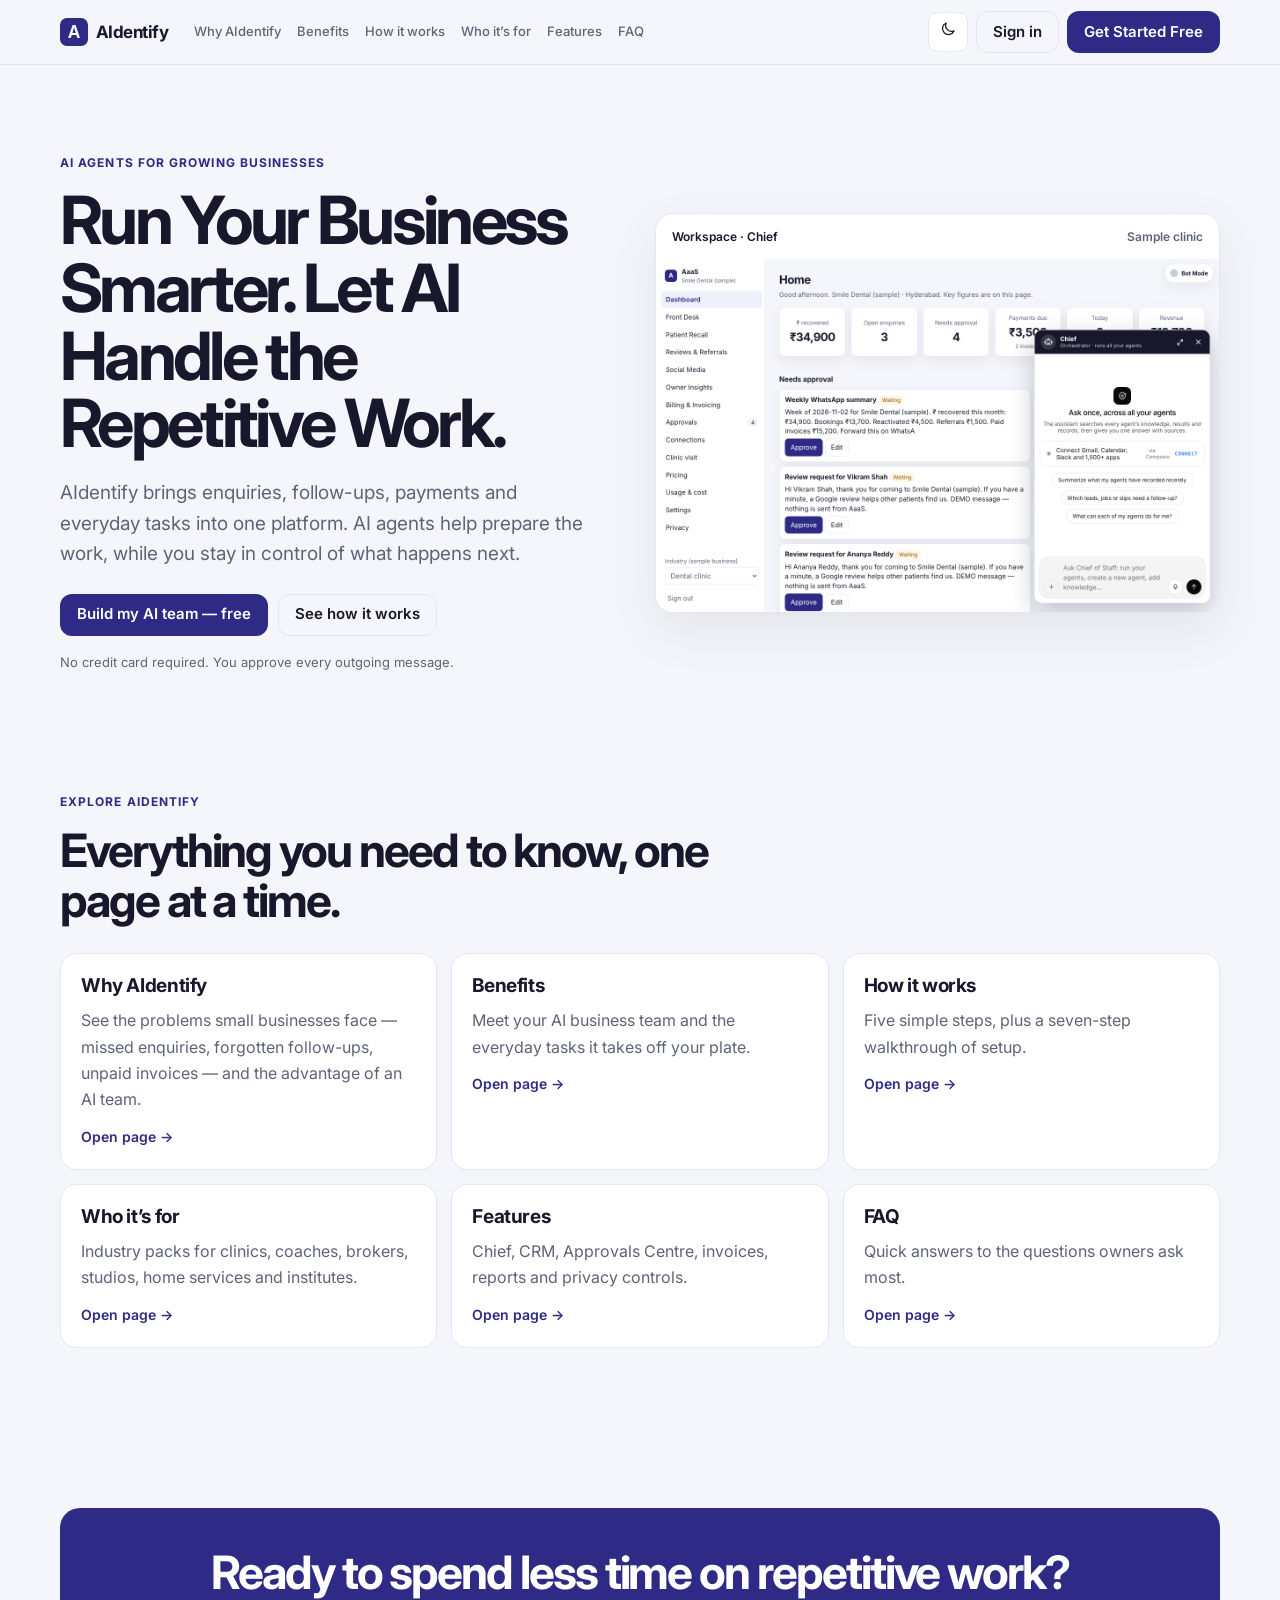
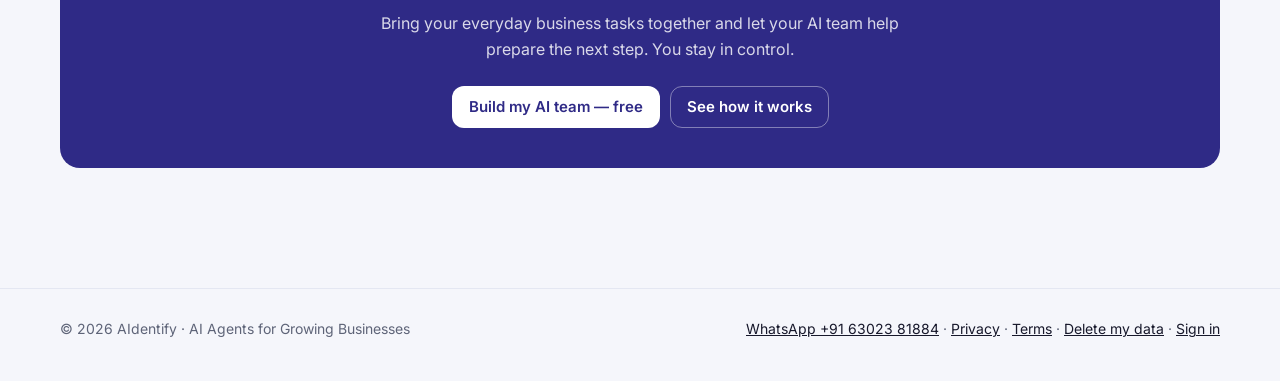
<file: index.html>
<!doctype html>
<html lang="en" data-theme="light">
<head>
<meta charset="utf-8">
<meta name="viewport" content="width=device-width,initial-scale=1,viewport-fit=cover">
<title>AIdentify — AI Agents for Growing Businesses</title>
<meta name="description" content="AIdentify helps small businesses manage enquiries, follow-ups and invoices with AI agents. Review and approve every outgoing draft.">
<meta name="theme-color" content="#f5f6fb">
<meta property="og:title" content="AIdentify — AI Agents for Growing Businesses">
<meta property="og:description" content="Manage enquiries, follow-ups and invoices with AI agents. Review and approve every outgoing draft.">
<meta property="og:type" content="website">
<meta name="twitter:card" content="summary">
<script>try{const t=localStorage.getItem('as_theme');if(t==='light'||t==='dark')document.documentElement.dataset.theme=t}catch(e){}</script>
<link rel="preconnect" href="https://fonts.googleapis.com">
<link rel="preconnect" href="https://fonts.gstatic.com" crossorigin>
<link rel="stylesheet" href="https://fonts.googleapis.com/css2?family=Inter:wght@400;500;600;700&display=swap">
<link rel="stylesheet" href="home.css">
</head>
<body>
<a class="skip" href="#main">Skip to content</a>
<header class="top">
  <div class="wrap">
    <a class="brand" href="index.html" aria-label="AIdentify home"><img src="brand/aidentify-logo.svg" width="28" height="28" alt=""> AIdentify</a>
    <nav class="nav" aria-label="Pages"><a href="why-aidentify.html">Why AIdentify</a><a href="benefits.html">Benefits</a><a href="how-it-works.html">How it works</a><a href="who-its-for.html">Who it’s for</a><a href="features.html">Features</a><a href="faq.html">FAQ</a></nav>
    <details class="mob">
      <summary>Menu</summary>
      <div class="sheet"><a href="why-aidentify.html">Why AIdentify</a><a href="benefits.html">Benefits</a><a href="how-it-works.html">How it works</a><a href="who-its-for.html">Who it’s for</a><a href="features.html">Features</a><a href="faq.html">FAQ</a><a href="get-started.html#signin">Sign in</a><a href="get-started.html">Get Started Free</a></div>
    </details>
    <div class="topacts">
      <button class="ib" id="themeBtn" type="button" aria-label="Switch to dark theme"></button>
      <a class="btn line" href="get-started.html#signin">Sign in</a>
      <a class="btn solid" href="get-started.html">Get Started Free</a>
    </div>
  </div>
</header>
<main id="main">
  <div class="wrap">
    <section class="hero">
      <div>
        <p class="eyebrow">AI Agents for Growing Businesses</p>
        <h1>Run Your Business Smarter. Let AI Handle the Repetitive Work.</h1>
        <p class="lead">AIdentify brings enquiries, follow-ups, payments and everyday tasks into one platform. AI agents help prepare the work, while you stay in control of what happens next.</p>
        <div class="heroacts">
          <a class="btn solid" href="get-started.html">Build my AI team — free</a>
          <a class="btn line" href="how-it-works.html">See how it works</a>
        </div>
        <p class="fine">No credit card required. You approve every outgoing message.</p>
      </div>
      <figure class="shot">
        <figcaption><span>Workspace · Chief</span><span>Sample clinic</span></figcaption>
        <img src="assets/landing/chief.png" width="1280" height="800" alt="Chief chat open over the home screen of the sample dental clinic, with suggested questions and drafts waiting for approval.">
      </figure>
    </section>
  </div>

  <section class="sec"><div class="wrap">
    <p class="eyebrow">Explore AIdentify</p>
    <h2>Everything you need to know, one page at a time.</h2>
    <div class="grid g3" style="margin-top:28px"><a class="card navcard" href="why-aidentify.html"><h3>Why AIdentify</h3><p>See the problems small businesses face — missed enquiries, forgotten follow-ups, unpaid invoices — and the advantage of an AI team.</p><span class="more">Open page →</span></a><a class="card navcard" href="benefits.html"><h3>Benefits</h3><p>Meet your AI business team and the everyday tasks it takes off your plate.</p><span class="more">Open page →</span></a><a class="card navcard" href="how-it-works.html"><h3>How it works</h3><p>Five simple steps, plus a seven-step walkthrough of setup.</p><span class="more">Open page →</span></a><a class="card navcard" href="who-its-for.html"><h3>Who it’s for</h3><p>Industry packs for clinics, coaches, brokers, studios, home services and institutes.</p><span class="more">Open page →</span></a><a class="card navcard" href="features.html"><h3>Features</h3><p>Chief, CRM, Approvals Centre, invoices, reports and privacy controls.</p><span class="more">Open page →</span></a><a class="card navcard" href="faq.html"><h3>FAQ</h3><p>Quick answers to the questions owners ask most.</p><span class="more">Open page →</span></a></div>
  </div></section>
  <section class="sec"><div class="wrap"><div class="cta">
    <h2>Ready to spend less time on repetitive work?</h2>
    <p>Bring your everyday business tasks together and let your AI team help prepare the next step. You stay in control.</p>
    <div class="heroacts"><a class="btn solid" href="get-started.html">Build my AI team — free</a><a class="btn line" href="how-it-works.html">See how it works</a></div>
  </div></div></section>
</main>
<footer>
  <div class="wrap">
    <span>© 2026 AIdentify · AI Agents for Growing Businesses</span>
    <span><a href="https://wa.me/916302381884">WhatsApp +91 63023 81884</a> · <a href="privacy.html">Privacy</a> · <a href="terms.html">Terms</a> · <a href="deletion.html">Delete my data</a> · <a href="get-started.html#signin">Sign in</a></span>
  </div>
</footer>
<script src="home.js"></script>
</body>
</html>
</file>
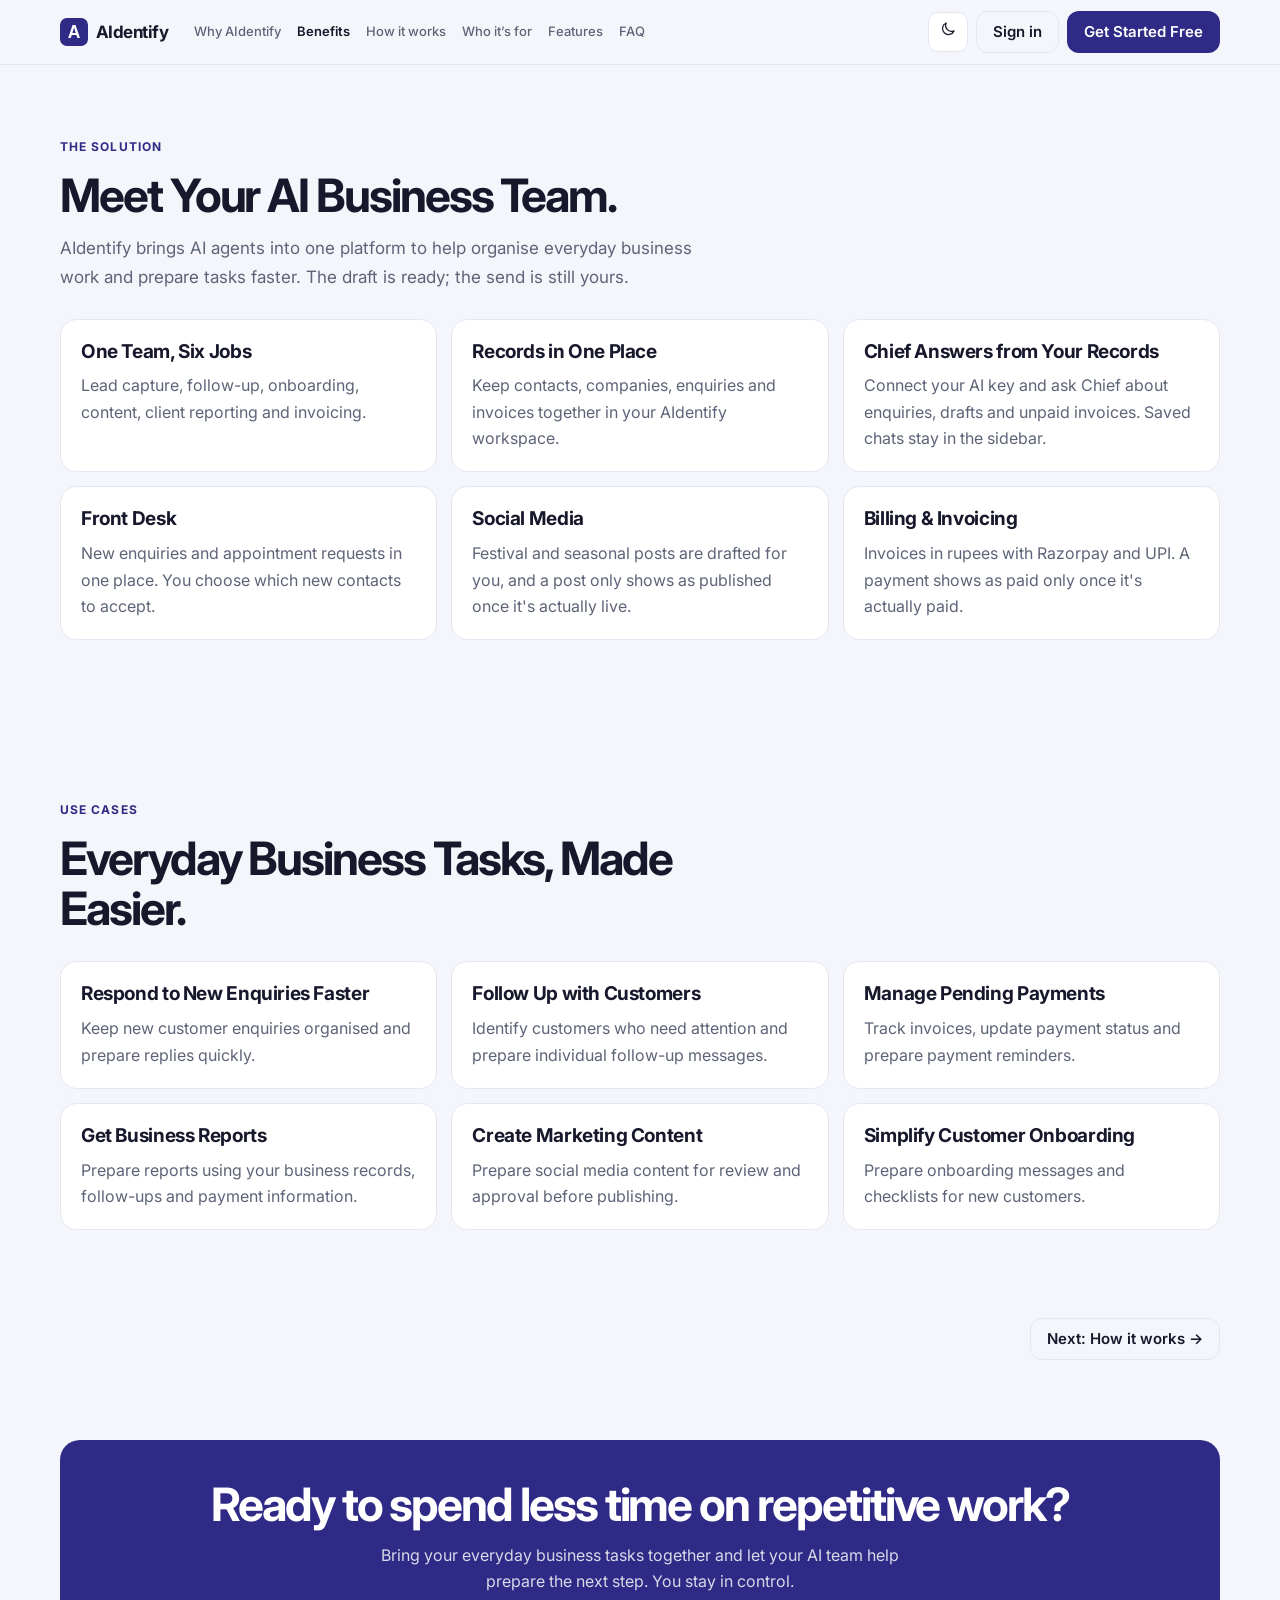
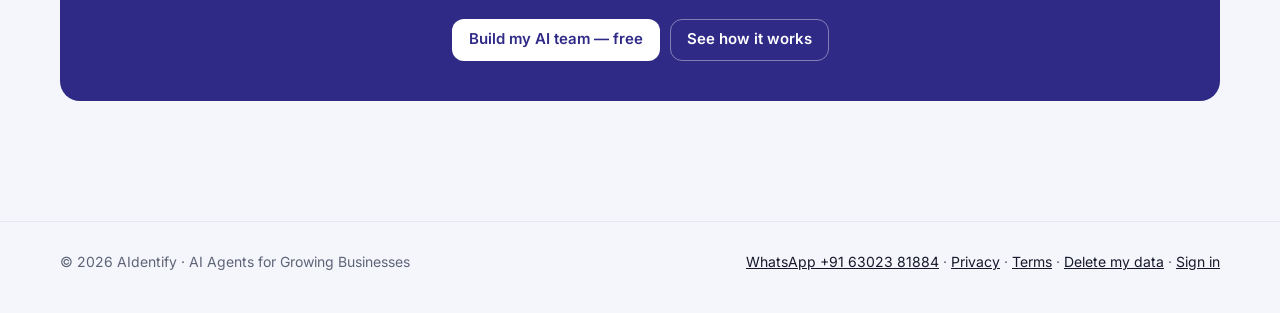
<file: benefits.html>
<!doctype html>
<html lang="en" data-theme="light">
<head>
<meta charset="utf-8">
<meta name="viewport" content="width=device-width,initial-scale=1,viewport-fit=cover">
<title>Benefits — AIdentify</title>
<meta name="description" content="Meet your AI business team and the everyday tasks it makes easier.">
<meta name="theme-color" content="#f5f6fb">
<meta property="og:title" content="AIdentify — AI Agents for Growing Businesses">
<meta property="og:description" content="Manage enquiries, follow-ups and invoices with AI agents. Review and approve every outgoing draft.">
<meta property="og:type" content="website">
<meta name="twitter:card" content="summary">
<script>try{const t=localStorage.getItem('as_theme');if(t==='light'||t==='dark')document.documentElement.dataset.theme=t}catch(e){}</script>
<link rel="preconnect" href="https://fonts.googleapis.com">
<link rel="preconnect" href="https://fonts.gstatic.com" crossorigin>
<link rel="stylesheet" href="https://fonts.googleapis.com/css2?family=Inter:wght@400;500;600;700&display=swap">
<link rel="stylesheet" href="home.css">
</head>
<body>
<a class="skip" href="#main">Skip to content</a>
<header class="top">
  <div class="wrap">
    <a class="brand" href="index.html" aria-label="AIdentify home"><img src="brand/aidentify-logo.svg" width="28" height="28" alt=""> AIdentify</a>
    <nav class="nav" aria-label="Pages"><a href="why-aidentify.html">Why AIdentify</a><a href="benefits.html" aria-current="page">Benefits</a><a href="how-it-works.html">How it works</a><a href="who-its-for.html">Who it’s for</a><a href="features.html">Features</a><a href="faq.html">FAQ</a></nav>
    <details class="mob">
      <summary>Menu</summary>
      <div class="sheet"><a href="why-aidentify.html">Why AIdentify</a><a href="benefits.html">Benefits</a><a href="how-it-works.html">How it works</a><a href="who-its-for.html">Who it’s for</a><a href="features.html">Features</a><a href="faq.html">FAQ</a><a href="get-started.html#signin">Sign in</a><a href="get-started.html">Get Started Free</a></div>
    </details>
    <div class="topacts">
      <button class="ib" id="themeBtn" type="button" aria-label="Switch to dark theme"></button>
      <a class="btn line" href="get-started.html#signin">Sign in</a>
      <a class="btn solid" href="get-started.html">Get Started Free</a>
    </div>
  </div>
</header>
<main id="main">
  <section class="sec pagehead" id="benefits">
    <div class="wrap">
      <p class="eyebrow">The solution</p>
      <h2>Meet Your AI Business Team.</h2>
      <p class="dek">AIdentify brings AI agents into one platform to help organise everyday business work and prepare tasks faster. The draft is ready; the send is still yours.</p>
      <div class="grid g3">
        <article class="card"><h3>One Team, Six Jobs</h3><p>Lead capture, follow-up, onboarding, content, client reporting and invoicing.</p></article>
        <article class="card"><h3>Records in One Place</h3><p>Keep contacts, companies, enquiries and invoices together in your AIdentify workspace.</p></article>
        <article class="card"><h3>Chief Answers from Your Records</h3><p>Connect your AI key and ask Chief about enquiries, drafts and unpaid invoices. Saved chats stay in the sidebar.</p></article>
        <article class="card"><h3>Front Desk</h3><p>New enquiries and appointment requests in one place. You choose which new contacts to accept.</p></article>
        <article class="card"><h3>Social Media</h3><p>Festival and seasonal posts are drafted for you, and a post only shows as published once it's actually live.</p></article>
        <article class="card"><h3>Billing &amp; Invoicing</h3><p>Invoices in rupees with Razorpay and UPI. A payment shows as paid only once it's actually paid.</p></article>

      </div>
    </div>
  </section>
  <section class="sec" id="uses">
    <div class="wrap">
      <p class="eyebrow">Use cases</p>
      <h2>Everyday Business Tasks, Made Easier.</h2>
      <div class="grid g3">
        <article class="card"><h3>Respond to New Enquiries Faster</h3><p>Keep new customer enquiries organised and prepare replies quickly.</p></article>
        <article class="card"><h3>Follow Up with Customers</h3><p>Identify customers who need attention and prepare individual follow-up messages.</p></article>
        <article class="card"><h3>Manage Pending Payments</h3><p>Track invoices, update payment status and prepare payment reminders.</p></article>
        <article class="card"><h3>Get Business Reports</h3><p>Prepare reports using your business records, follow-ups and payment information.</p></article>
        <article class="card"><h3>Create Marketing Content</h3><p>Prepare social media content for review and approval before publishing.</p></article>
        <article class="card"><h3>Simplify Customer Onboarding</h3><p>Prepare onboarding messages and checklists for new customers.</p></article>
      </div>
    </div>
  </section>
<div class="wrap"><p class="nextpage"><a class="btn line" href="how-it-works.html">Next: How it works →</a></p></div>
  <section class="sec"><div class="wrap"><div class="cta">
    <h2>Ready to spend less time on repetitive work?</h2>
    <p>Bring your everyday business tasks together and let your AI team help prepare the next step. You stay in control.</p>
    <div class="heroacts"><a class="btn solid" href="get-started.html">Build my AI team — free</a><a class="btn line" href="how-it-works.html">See how it works</a></div>
  </div></div></section>
</main>
<footer>
  <div class="wrap">
    <span>© 2026 AIdentify · AI Agents for Growing Businesses</span>
    <span><a href="https://wa.me/916302381884">WhatsApp +91 63023 81884</a> · <a href="privacy.html">Privacy</a> · <a href="terms.html">Terms</a> · <a href="deletion.html">Delete my data</a> · <a href="get-started.html#signin">Sign in</a></span>
  </div>
</footer>
<script src="home.js"></script>
</body>
</html>
</file>
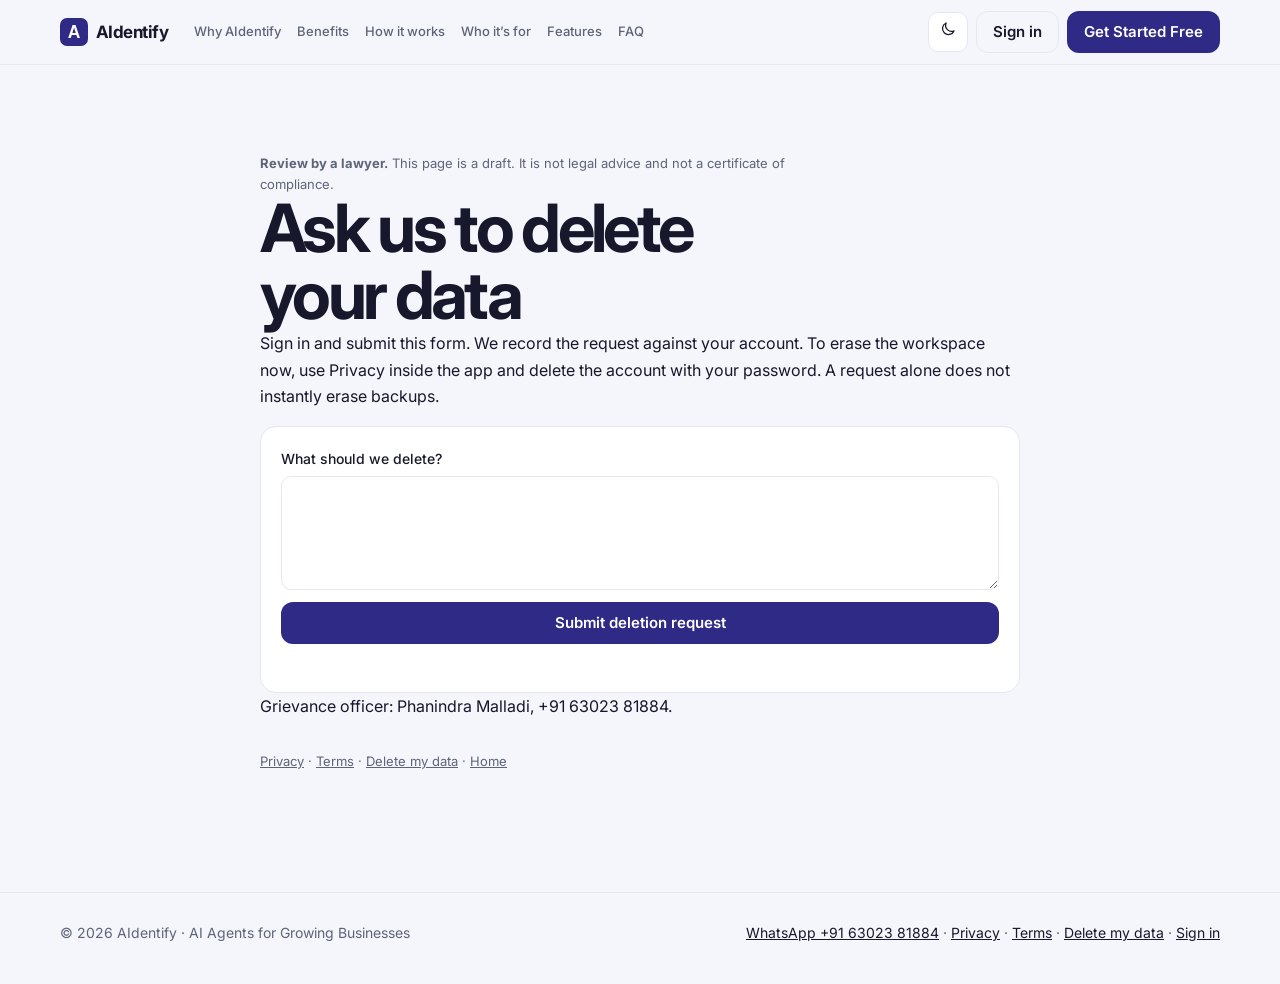
<file: deletion.html>
<!doctype html>
<html lang="en" data-theme="light">
<head>
<meta charset="utf-8">
<meta name="viewport" content="width=device-width,initial-scale=1,viewport-fit=cover">
<title>Delete my data — AIdentify</title>
<meta name="description" content="Delete my data">
<meta name="theme-color" content="#f5f6fb">
<meta property="og:title" content="AIdentify — AI Agents for Growing Businesses">
<meta property="og:description" content="Manage enquiries, follow-ups and invoices with AI agents. Review and approve every outgoing draft.">
<meta property="og:type" content="website">
<meta name="twitter:card" content="summary">
<script>try{const t=localStorage.getItem('as_theme');if(t==='light'||t==='dark')document.documentElement.dataset.theme=t}catch(e){}</script>
<link rel="preconnect" href="https://fonts.googleapis.com">
<link rel="preconnect" href="https://fonts.gstatic.com" crossorigin>
<link rel="stylesheet" href="https://fonts.googleapis.com/css2?family=Inter:wght@400;500;600;700&display=swap">
<link rel="stylesheet" href="home.css">
</head>
<body>
<a class="skip" href="#main">Skip to content</a>
<header class="top">
  <div class="wrap">
    <a class="brand" href="index.html" aria-label="AIdentify home"><img src="brand/aidentify-logo.svg" width="28" height="28" alt=""> AIdentify</a>
    <nav class="nav" aria-label="Pages"><a href="why-aidentify.html">Why AIdentify</a><a href="benefits.html">Benefits</a><a href="how-it-works.html">How it works</a><a href="who-its-for.html">Who it’s for</a><a href="features.html">Features</a><a href="faq.html">FAQ</a></nav>
    <details class="mob">
      <summary>Menu</summary>
      <div class="sheet"><a href="why-aidentify.html">Why AIdentify</a><a href="benefits.html">Benefits</a><a href="how-it-works.html">How it works</a><a href="who-its-for.html">Who it’s for</a><a href="features.html">Features</a><a href="faq.html">FAQ</a><a href="get-started.html#signin">Sign in</a><a href="get-started.html">Get Started Free</a></div>
    </details>
    <div class="topacts">
      <button class="ib" id="themeBtn" type="button" aria-label="Switch to dark theme"></button>
      <a class="btn line" href="get-started.html#signin">Sign in</a>
      <a class="btn solid" href="get-started.html">Get Started Free</a>
    </div>
  </div>
</header>
<main id="main">
  <section class="sec pagehead"><div class="wrap legal" style="max-width:760px">
    <p class="fine"><b>Review by a lawyer.</b> This page is a draft. It is not legal advice and not a certificate of compliance.</p>
<h1>Ask us to delete your data</h1>
<p>Sign in and submit this form. We record the request against your account. To erase the workspace now, use Privacy inside the app and delete the account with your password. A request alone does not instantly erase backups.</p>
<form class="card gsform" id="delForm" style="display:grid;gap:12px;margin-top:16px"><label>What should we delete?<textarea name="what" rows="4" required style="font:inherit;padding:10px 12px;border-radius:10px;border:1px solid var(--line);background:var(--card);color:var(--ink)"></textarea></label><button class="btn solid" type="submit">Submit deletion request</button><p class="fine" id="delMsg" role="status"></p></form>
<script>document.getElementById('delForm').addEventListener('submit',function(e){e.preventDefault();document.getElementById('delMsg').textContent='Front-end placeholder: connect this form to your deletion endpoint.';});</script>
<p>Grievance officer: Phanindra Malladi, +91 63023 81884.</p>
    <p class="fine" style="margin-top:32px"><a href="privacy.html">Privacy</a> · <a href="terms.html">Terms</a> · <a href="deletion.html">Delete my data</a> · <a href="index.html">Home</a></p>
  </div></section>
</main>
<footer>
  <div class="wrap">
    <span>© 2026 AIdentify · AI Agents for Growing Businesses</span>
    <span><a href="https://wa.me/916302381884">WhatsApp +91 63023 81884</a> · <a href="privacy.html">Privacy</a> · <a href="terms.html">Terms</a> · <a href="deletion.html">Delete my data</a> · <a href="get-started.html#signin">Sign in</a></span>
  </div>
</footer>
<script src="home.js"></script>
</body>
</html>
</file>
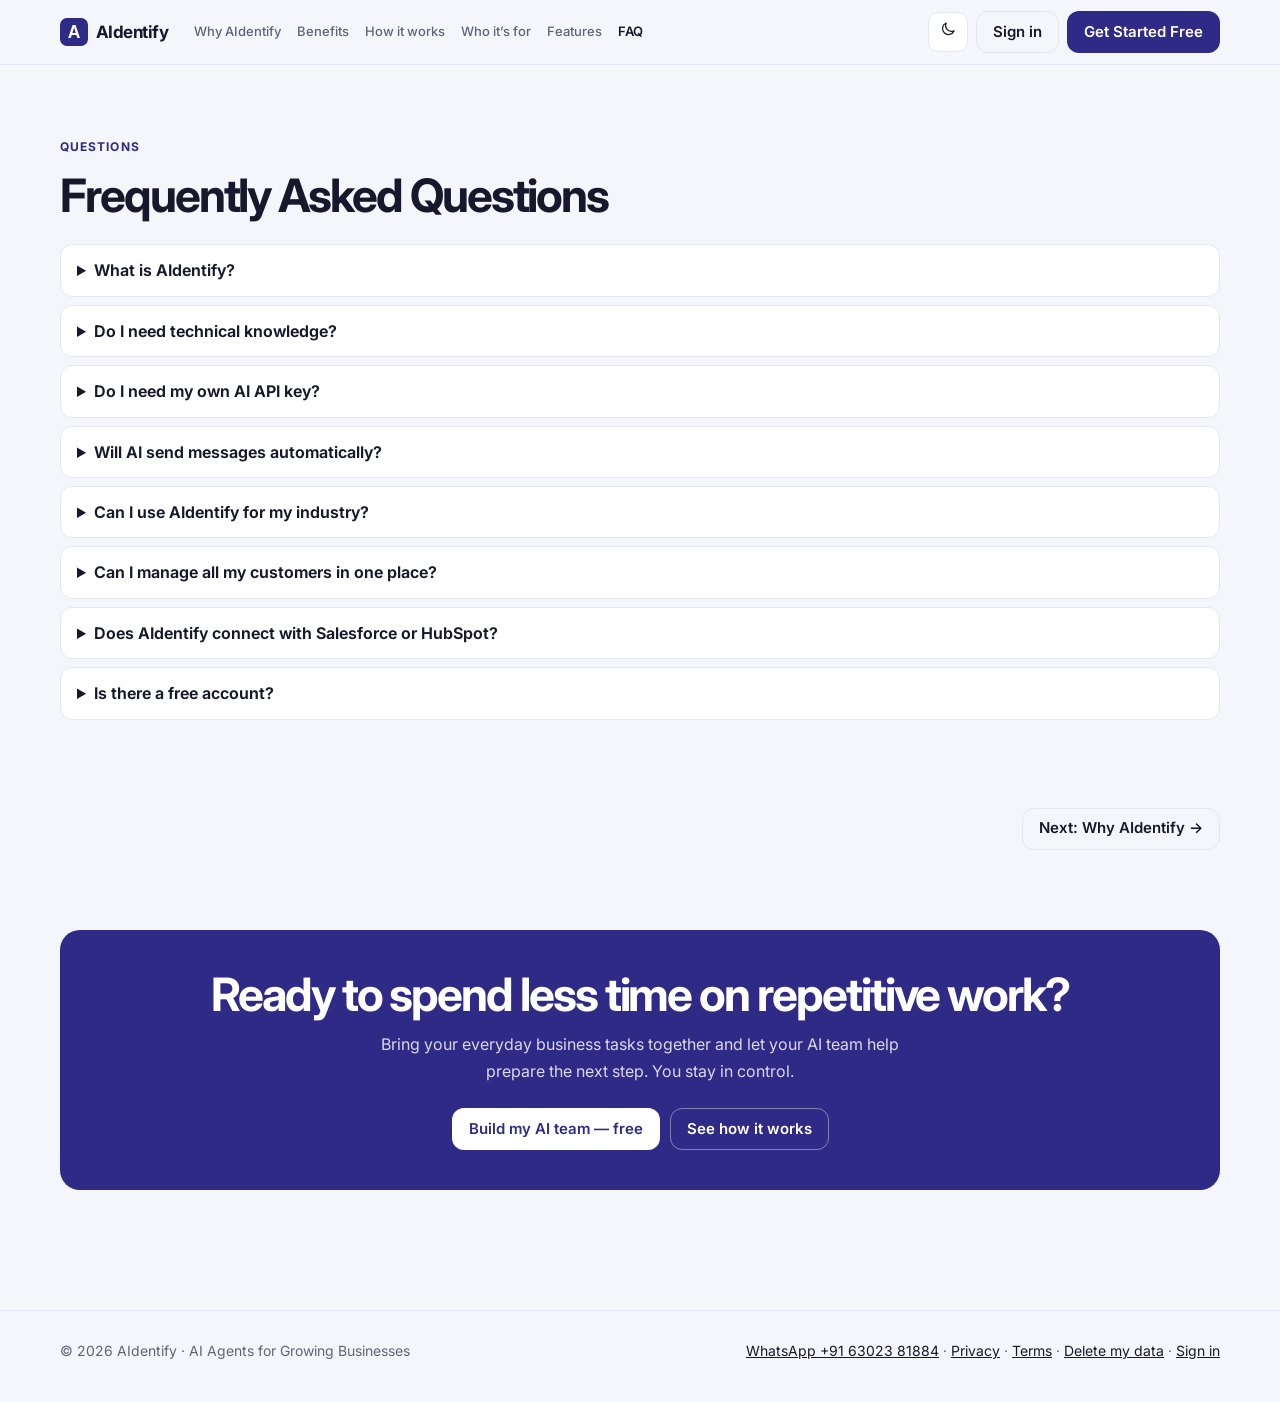
<file: faq.html>
<!doctype html>
<html lang="en" data-theme="light">
<head>
<meta charset="utf-8">
<meta name="viewport" content="width=device-width,initial-scale=1,viewport-fit=cover">
<title>FAQ — AIdentify</title>
<meta name="description" content="Answers to common questions about AIdentify.">
<meta name="theme-color" content="#f5f6fb">
<meta property="og:title" content="AIdentify — AI Agents for Growing Businesses">
<meta property="og:description" content="Manage enquiries, follow-ups and invoices with AI agents. Review and approve every outgoing draft.">
<meta property="og:type" content="website">
<meta name="twitter:card" content="summary">
<script>try{const t=localStorage.getItem('as_theme');if(t==='light'||t==='dark')document.documentElement.dataset.theme=t}catch(e){}</script>
<link rel="preconnect" href="https://fonts.googleapis.com">
<link rel="preconnect" href="https://fonts.gstatic.com" crossorigin>
<link rel="stylesheet" href="https://fonts.googleapis.com/css2?family=Inter:wght@400;500;600;700&display=swap">
<link rel="stylesheet" href="home.css">
</head>
<body>
<a class="skip" href="#main">Skip to content</a>
<header class="top">
  <div class="wrap">
    <a class="brand" href="index.html" aria-label="AIdentify home"><img src="brand/aidentify-logo.svg" width="28" height="28" alt=""> AIdentify</a>
    <nav class="nav" aria-label="Pages"><a href="why-aidentify.html">Why AIdentify</a><a href="benefits.html">Benefits</a><a href="how-it-works.html">How it works</a><a href="who-its-for.html">Who it’s for</a><a href="features.html">Features</a><a href="faq.html" aria-current="page">FAQ</a></nav>
    <details class="mob">
      <summary>Menu</summary>
      <div class="sheet"><a href="why-aidentify.html">Why AIdentify</a><a href="benefits.html">Benefits</a><a href="how-it-works.html">How it works</a><a href="who-its-for.html">Who it’s for</a><a href="features.html">Features</a><a href="faq.html">FAQ</a><a href="get-started.html#signin">Sign in</a><a href="get-started.html">Get Started Free</a></div>
    </details>
    <div class="topacts">
      <button class="ib" id="themeBtn" type="button" aria-label="Switch to dark theme"></button>
      <a class="btn line" href="get-started.html#signin">Sign in</a>
      <a class="btn solid" href="get-started.html">Get Started Free</a>
    </div>
  </div>
</header>
<main id="main">
  <section class="sec pagehead" id="faq">
    <div class="wrap">
      <p class="eyebrow">Questions</p>
      <h2>Frequently Asked Questions</h2>
      <div class="faq">
        <details><summary>What is AIdentify?</summary><p>AIdentify brings AI agents, customer records, follow-ups, invoices and approvals together in one workspace.</p></details>
        <details><summary>Do I need technical knowledge?</summary><p>No. Create an account and choose your industry. To use AI agents, connect a supported provider with your own API key.</p></details>
        <details><summary>Do I need my own AI API key?</summary><p>You can connect a supported AI provider with your own key. Your provider bills usage on your key.</p></details>
        <details><summary>Will AI send messages automatically?</summary><p>No. Outgoing drafts wait for your review and approval. Sending also requires a connected channel.</p></details>
        <details><summary>Can I use AIdentify for my industry?</summary><p>Industry packs are available for clinics, coaches and consultants, real estate, salons and studios, home services, coaching institutes and other businesses. Clinic tools are for administration, not medical records or advice.</p></details>
        <details><summary>Can I manage all my customers in one place?</summary><p>Yes. Organise customer records, enquiries, follow-ups and invoices in your AIdentify workspace. CSV export is available.</p></details>
        <details><summary>Does AIdentify connect with Salesforce or HubSpot?</summary><p>Customer records stay in AIdentify and are not automatically synced with Salesforce, HubSpot or another external CRM.</p></details>
        <details><summary>Is there a free account?</summary><p>You can create an account without a credit card. AI usage requires your own provider key, and your provider may charge for usage.</p></details>
      </div>
    </div>
  </section>
<div class="wrap"><p class="nextpage"><a class="btn line" href="why-aidentify.html">Next: Why AIdentify →</a></p></div>
  <section class="sec"><div class="wrap"><div class="cta">
    <h2>Ready to spend less time on repetitive work?</h2>
    <p>Bring your everyday business tasks together and let your AI team help prepare the next step. You stay in control.</p>
    <div class="heroacts"><a class="btn solid" href="get-started.html">Build my AI team — free</a><a class="btn line" href="how-it-works.html">See how it works</a></div>
  </div></div></section>
</main>
<footer>
  <div class="wrap">
    <span>© 2026 AIdentify · AI Agents for Growing Businesses</span>
    <span><a href="https://wa.me/916302381884">WhatsApp +91 63023 81884</a> · <a href="privacy.html">Privacy</a> · <a href="terms.html">Terms</a> · <a href="deletion.html">Delete my data</a> · <a href="get-started.html#signin">Sign in</a></span>
  </div>
</footer>
<script src="home.js"></script>
</body>
</html>
</file>
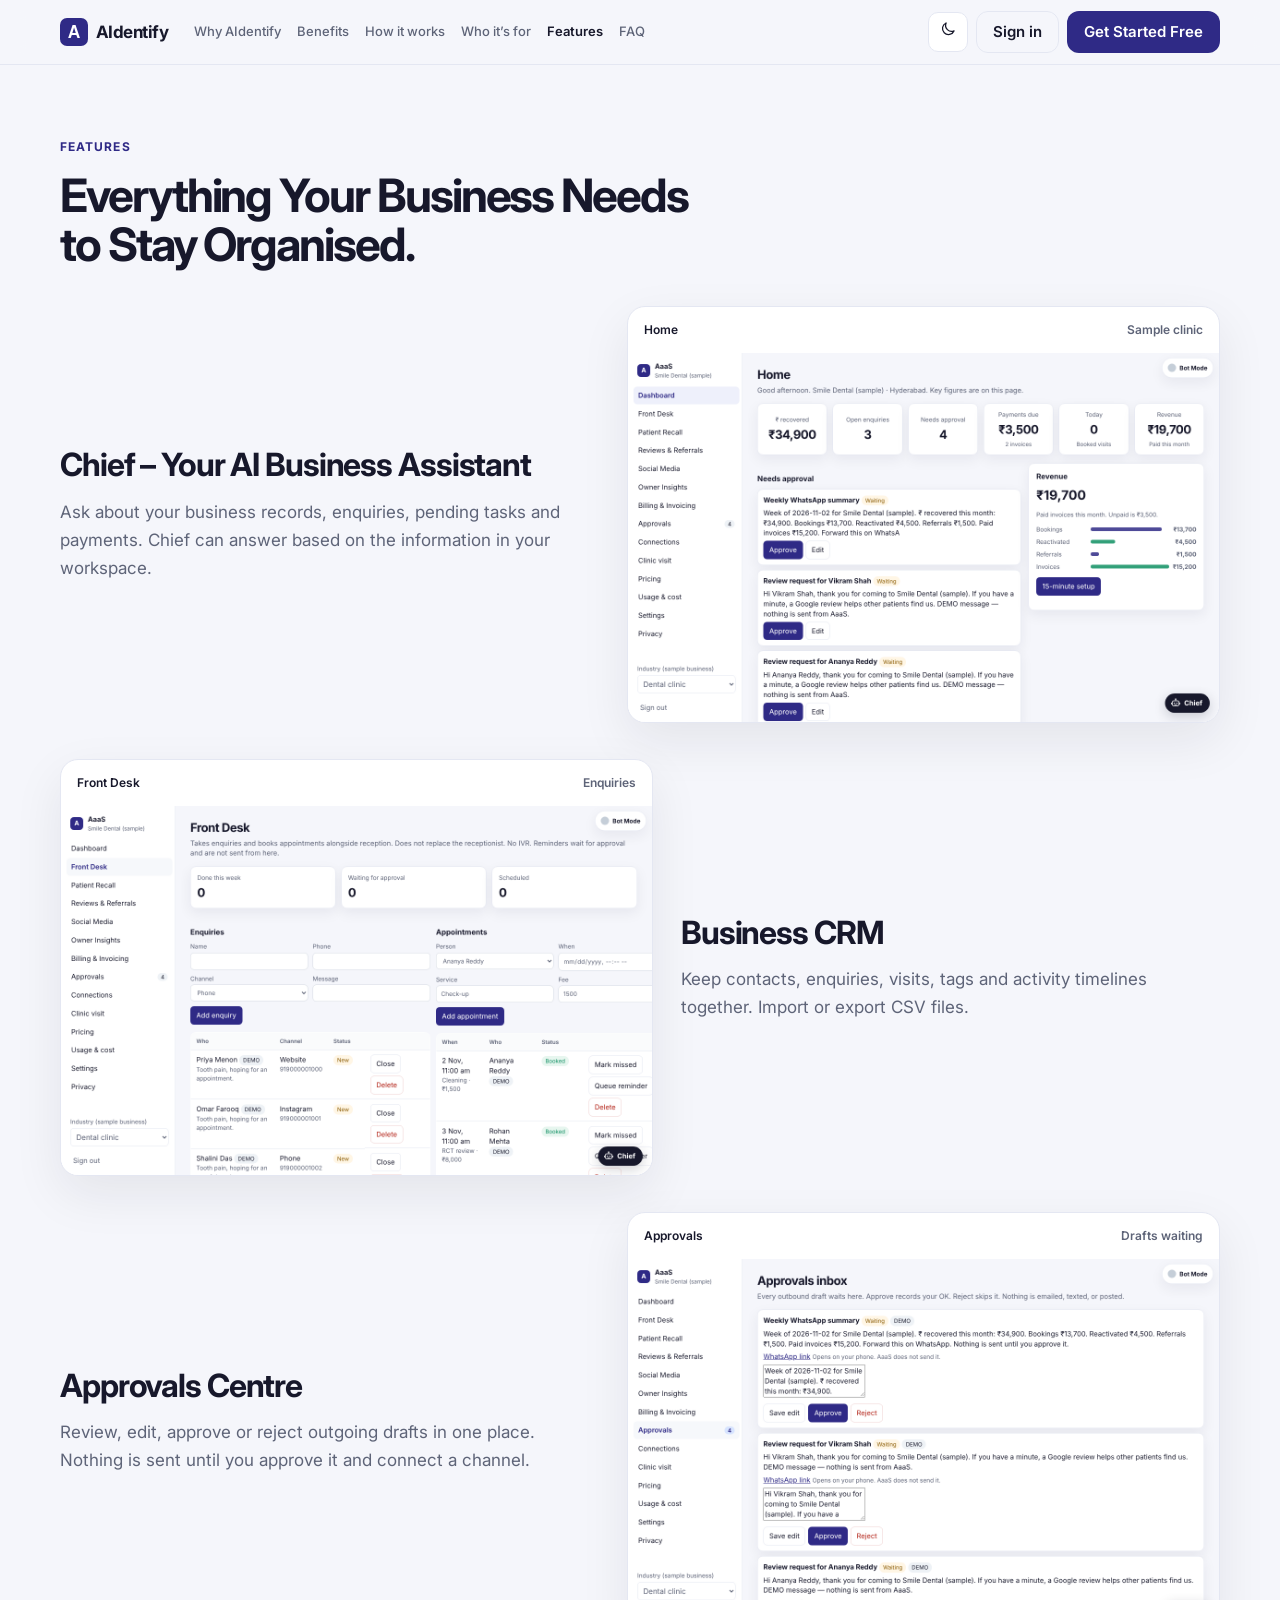
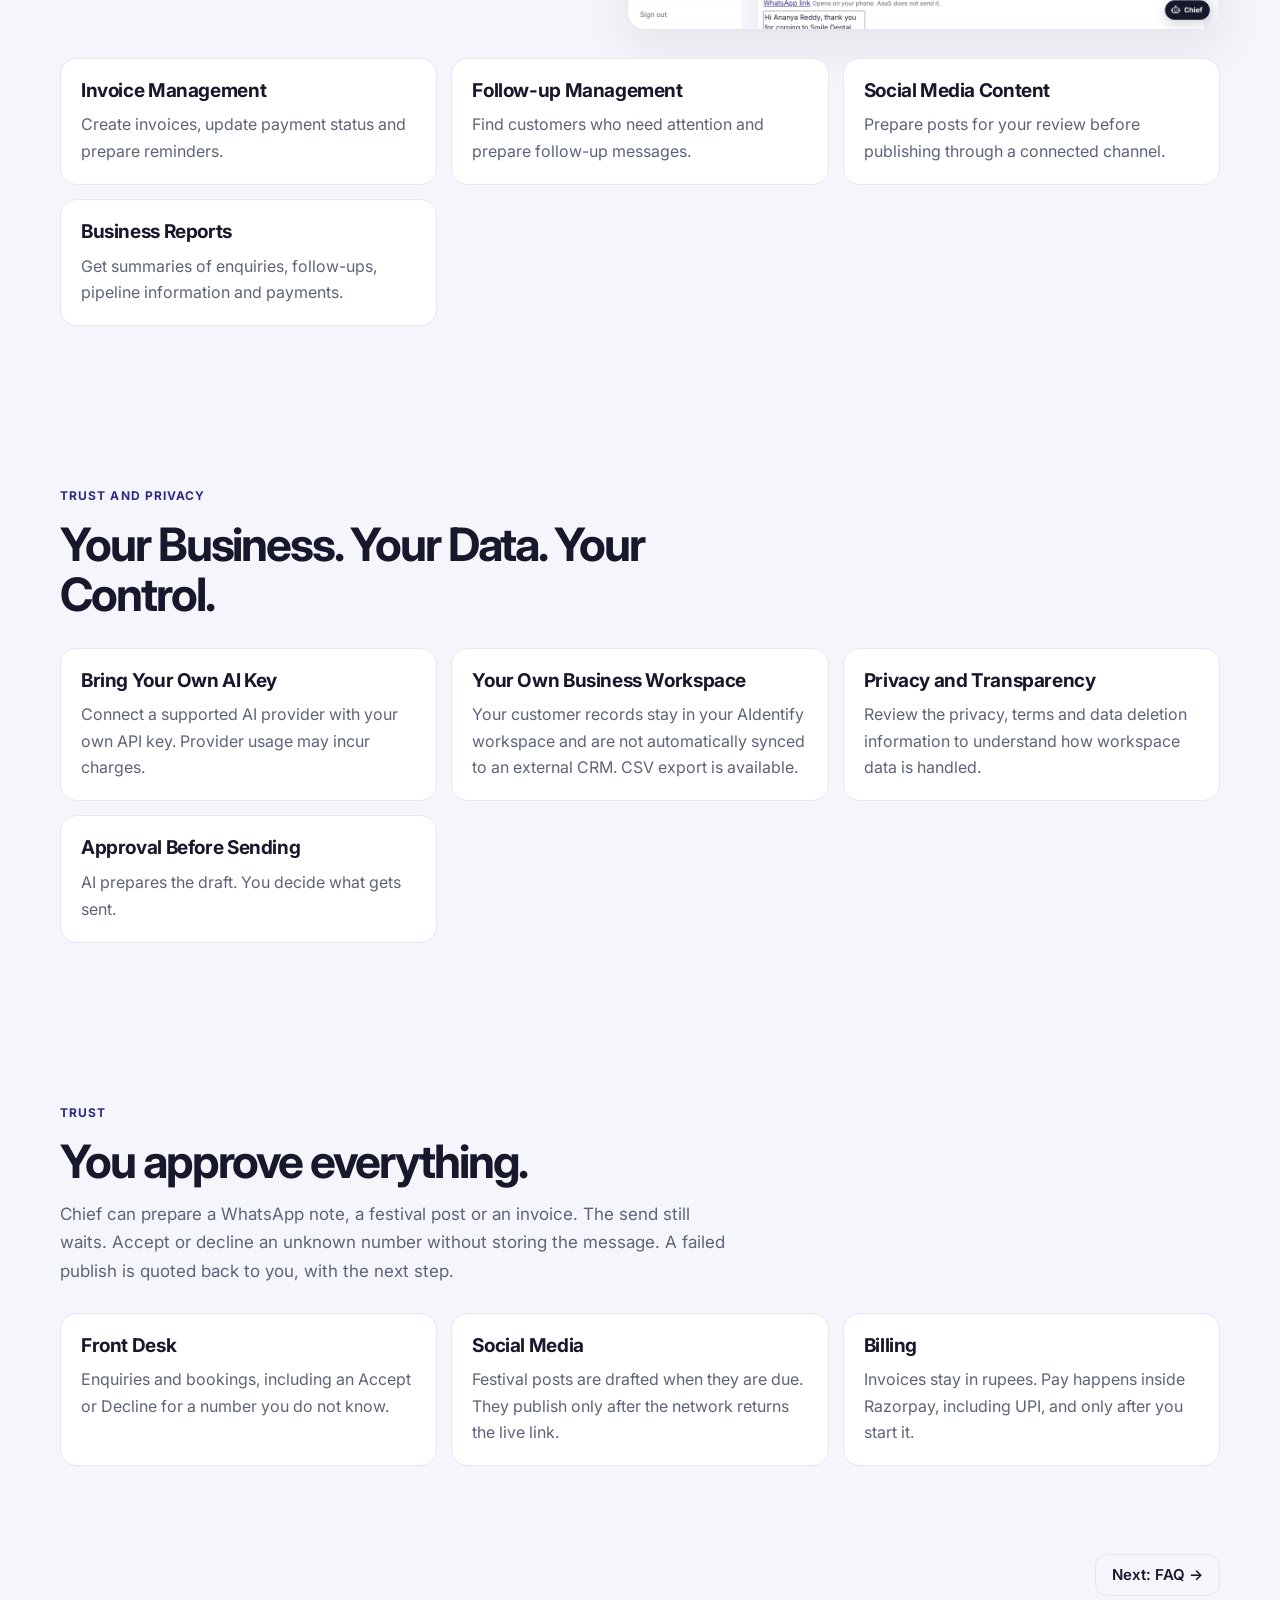
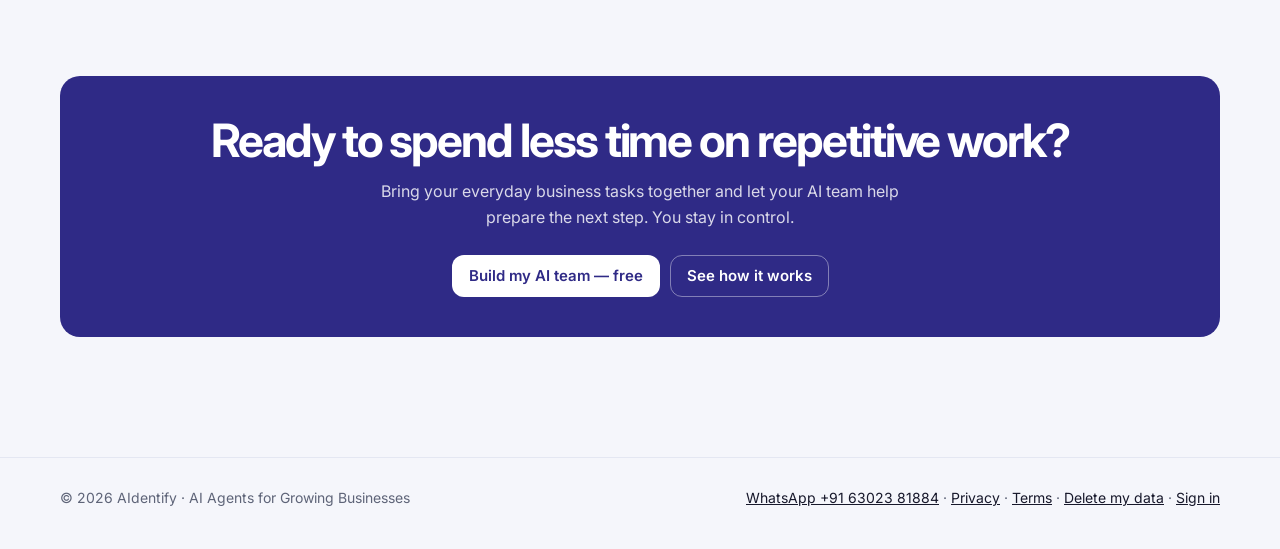
<file: features.html>
<!doctype html>
<html lang="en" data-theme="light">
<head>
<meta charset="utf-8">
<meta name="viewport" content="width=device-width,initial-scale=1,viewport-fit=cover">
<title>Features — AIdentify</title>
<meta name="description" content="Chief, Business CRM, Approvals Centre, invoices, follow-ups, reports and privacy controls.">
<meta name="theme-color" content="#f5f6fb">
<meta property="og:title" content="AIdentify — AI Agents for Growing Businesses">
<meta property="og:description" content="Manage enquiries, follow-ups and invoices with AI agents. Review and approve every outgoing draft.">
<meta property="og:type" content="website">
<meta name="twitter:card" content="summary">
<script>try{const t=localStorage.getItem('as_theme');if(t==='light'||t==='dark')document.documentElement.dataset.theme=t}catch(e){}</script>
<link rel="preconnect" href="https://fonts.googleapis.com">
<link rel="preconnect" href="https://fonts.gstatic.com" crossorigin>
<link rel="stylesheet" href="https://fonts.googleapis.com/css2?family=Inter:wght@400;500;600;700&display=swap">
<link rel="stylesheet" href="home.css">
</head>
<body>
<a class="skip" href="#main">Skip to content</a>
<header class="top">
  <div class="wrap">
    <a class="brand" href="index.html" aria-label="AIdentify home"><img src="brand/aidentify-logo.svg" width="28" height="28" alt=""> AIdentify</a>
    <nav class="nav" aria-label="Pages"><a href="why-aidentify.html">Why AIdentify</a><a href="benefits.html">Benefits</a><a href="how-it-works.html">How it works</a><a href="who-its-for.html">Who it’s for</a><a href="features.html" aria-current="page">Features</a><a href="faq.html">FAQ</a></nav>
    <details class="mob">
      <summary>Menu</summary>
      <div class="sheet"><a href="why-aidentify.html">Why AIdentify</a><a href="benefits.html">Benefits</a><a href="how-it-works.html">How it works</a><a href="who-its-for.html">Who it’s for</a><a href="features.html">Features</a><a href="faq.html">FAQ</a><a href="get-started.html#signin">Sign in</a><a href="get-started.html">Get Started Free</a></div>
    </details>
    <div class="topacts">
      <button class="ib" id="themeBtn" type="button" aria-label="Switch to dark theme"></button>
      <a class="btn line" href="get-started.html#signin">Sign in</a>
      <a class="btn solid" href="get-started.html">Get Started Free</a>
    </div>
  </div>
</header>
<main id="main">
  <section class="sec pagehead" id="features">
    <div class="wrap">
      <p class="eyebrow">Features</p>
      <h2>Everything Your Business Needs to Stay Organised.</h2>
      <div class="feature">
        <div class="copy">
          <h3>Chief – Your AI Business Assistant</h3>
          <p class="dek">Ask about your business records, enquiries, pending tasks and payments. Chief can answer based on the information in your workspace.</p>
        </div>
        <figure class="shot">
          <figcaption><span>Home</span><span>Sample clinic</span></figcaption>
          <img src="assets/landing/dashboard.png" width="1280" height="800" alt="Home dashboard for Smile Dental, a sample dental clinic, with money recovered, open enquiries, drafts that need approval, payments due and revenue." loading="lazy">
        </figure>
      </div>
      <div class="feature reverse">
        <div class="copy">
          <h3>Business CRM</h3>
          <p class="dek">Keep contacts, enquiries, visits, tags and activity timelines together. Import or export CSV files.</p>
        </div>
        <figure class="shot">
          <figcaption><span>Front Desk</span><span>Enquiries</span></figcaption>
          <img src="assets/landing/crm.png" width="1280" height="800" alt="Front Desk screen of the sample clinic listing enquiries and contacts." loading="lazy">
        </figure>
      </div>
      <div class="feature">
        <div class="copy">
          <h3>Approvals Centre</h3>
          <p class="dek">Review, edit, approve or reject outgoing drafts in one place. Nothing is sent until you approve it and connect a channel.</p>
        </div>
        <figure class="shot">
          <figcaption><span>Approvals</span><span>Drafts waiting</span></figcaption>
          <img src="assets/landing/approvals.png" width="1280" height="800" alt="Approvals inbox with a weekly summary and review requests, each with Approve and Edit." loading="lazy">
        </figure>
      </div>
      <div class="grid g3">
        <article class="card"><h3>Invoice Management</h3><p>Create invoices, update payment status and prepare reminders.</p></article>
        <article class="card"><h3>Follow-up Management</h3><p>Find customers who need attention and prepare follow-up messages.</p></article>
        <article class="card"><h3>Social Media Content</h3><p>Prepare posts for your review before publishing through a connected channel.</p></article>
        <article class="card"><h3>Business Reports</h3><p>Get summaries of enquiries, follow-ups, pipeline information and payments.</p></article>
      </div>
    </div>
  </section>
  <section class="sec" id="trust">
    <div class="wrap">
      <p class="eyebrow">Trust and privacy</p>
      <h2>Your Business. Your Data. Your Control.</h2>
      <div class="grid g3">
        <article class="card"><h3>Bring Your Own AI Key</h3><p>Connect a supported AI provider with your own API key. Provider usage may incur charges.</p></article>
        <article class="card"><h3>Your Own Business Workspace</h3><p>Your customer records stay in your AIdentify workspace and are not automatically synced to an external CRM. CSV export is available.</p></article>
        <article class="card"><h3>Privacy and Transparency</h3><p>Review the privacy, terms and data deletion information to understand how workspace data is handled.</p></article>
        <article class="card"><h3>Approval Before Sending</h3><p>AI prepares the draft. You decide what gets sent.</p></article>
      </div>
    </div>
  </section>
  <section class="sec" id="trust2">
    <div class="wrap">
      <p class="eyebrow">Trust</p>
      <h2>You approve everything.</h2>
      <p class="dek">Chief can prepare a WhatsApp note, a festival post or an invoice. The send still waits. Accept or decline an unknown number without storing the message. A failed publish is quoted back to you, with the next step.</p>
      <div class="grid g3">
        <article class="card"><h3>Front Desk</h3><p>Enquiries and bookings, including an Accept or Decline for a number you do not know.</p></article>
        <article class="card"><h3>Social Media</h3><p>Festival posts are drafted when they are due. They publish only after the network returns the live link.</p></article>
        <article class="card"><h3>Billing</h3><p>Invoices stay in rupees. Pay happens inside Razorpay, including UPI, and only after you start it.</p></article>
      </div>
    </div>
  </section>
<div class="wrap"><p class="nextpage"><a class="btn line" href="faq.html">Next: FAQ →</a></p></div>
  <section class="sec"><div class="wrap"><div class="cta">
    <h2>Ready to spend less time on repetitive work?</h2>
    <p>Bring your everyday business tasks together and let your AI team help prepare the next step. You stay in control.</p>
    <div class="heroacts"><a class="btn solid" href="get-started.html">Build my AI team — free</a><a class="btn line" href="how-it-works.html">See how it works</a></div>
  </div></div></section>
</main>
<footer>
  <div class="wrap">
    <span>© 2026 AIdentify · AI Agents for Growing Businesses</span>
    <span><a href="https://wa.me/916302381884">WhatsApp +91 63023 81884</a> · <a href="privacy.html">Privacy</a> · <a href="terms.html">Terms</a> · <a href="deletion.html">Delete my data</a> · <a href="get-started.html#signin">Sign in</a></span>
  </div>
</footer>
<script src="home.js"></script>
</body>
</html>
</file>
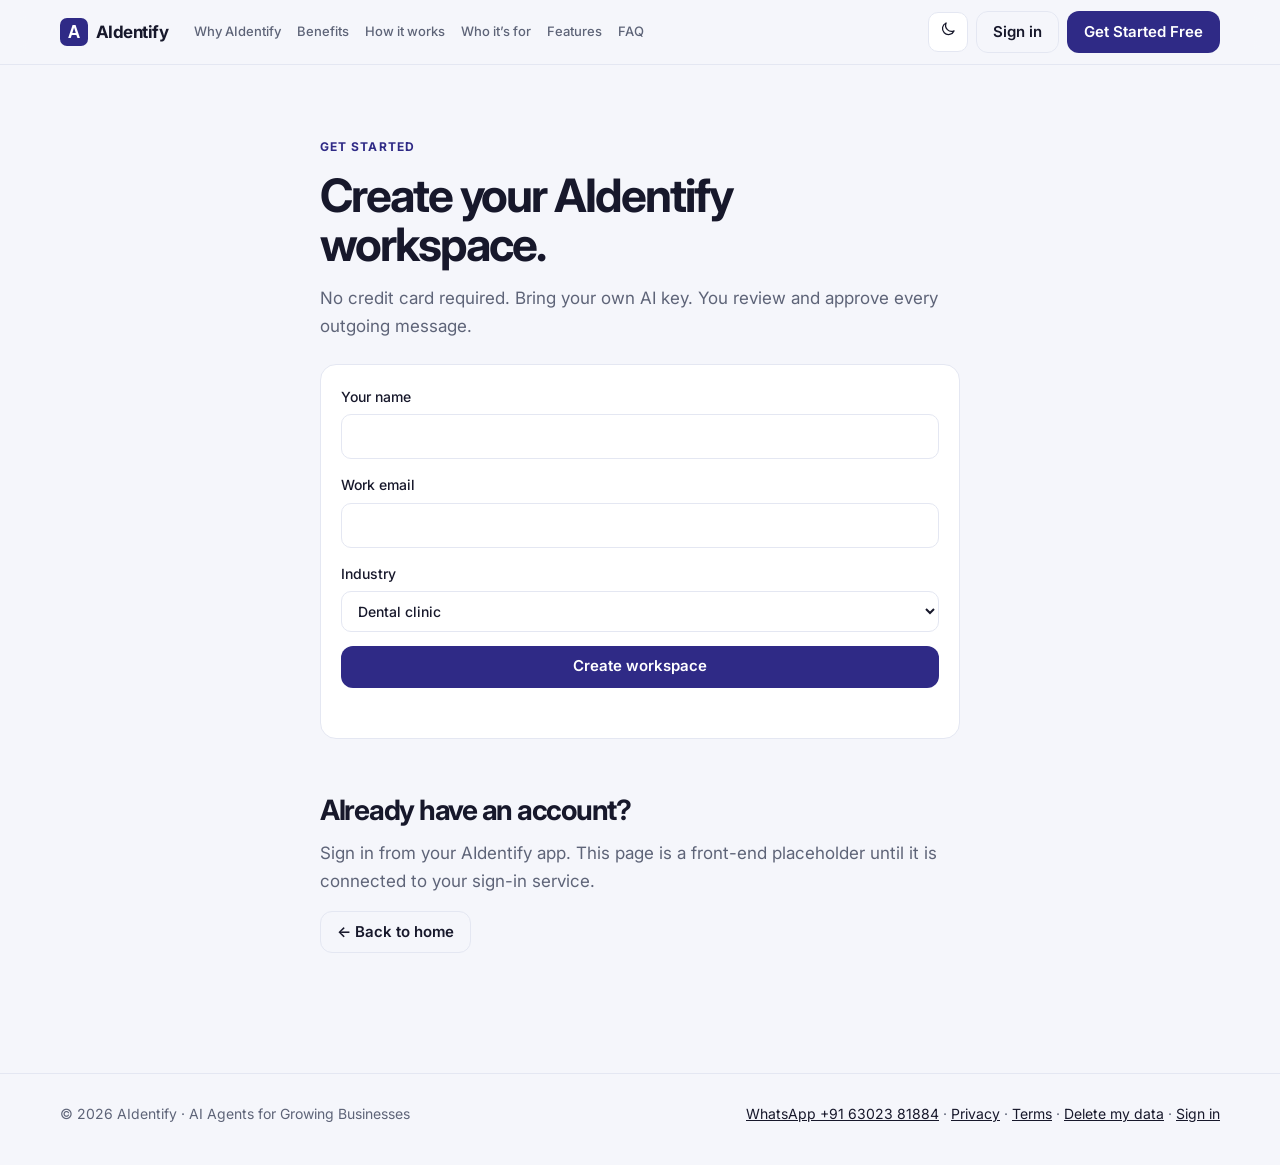
<file: get-started.html>
<!doctype html>
<html lang="en" data-theme="light">
<head>
<meta charset="utf-8">
<meta name="viewport" content="width=device-width,initial-scale=1,viewport-fit=cover">
<title>Get started — AIdentify</title>
<meta name="description" content="Create your AIdentify workspace.">
<meta name="theme-color" content="#f5f6fb">
<meta property="og:title" content="AIdentify — AI Agents for Growing Businesses">
<meta property="og:description" content="Manage enquiries, follow-ups and invoices with AI agents. Review and approve every outgoing draft.">
<meta property="og:type" content="website">
<meta name="twitter:card" content="summary">
<script>try{const t=localStorage.getItem('as_theme');if(t==='light'||t==='dark')document.documentElement.dataset.theme=t}catch(e){}</script>
<link rel="preconnect" href="https://fonts.googleapis.com">
<link rel="preconnect" href="https://fonts.gstatic.com" crossorigin>
<link rel="stylesheet" href="https://fonts.googleapis.com/css2?family=Inter:wght@400;500;600;700&display=swap">
<link rel="stylesheet" href="home.css">
</head>
<body>
<a class="skip" href="#main">Skip to content</a>
<header class="top">
  <div class="wrap">
    <a class="brand" href="index.html" aria-label="AIdentify home"><img src="brand/aidentify-logo.svg" width="28" height="28" alt=""> AIdentify</a>
    <nav class="nav" aria-label="Pages"><a href="why-aidentify.html">Why AIdentify</a><a href="benefits.html">Benefits</a><a href="how-it-works.html">How it works</a><a href="who-its-for.html">Who it’s for</a><a href="features.html">Features</a><a href="faq.html">FAQ</a></nav>
    <details class="mob">
      <summary>Menu</summary>
      <div class="sheet"><a href="why-aidentify.html">Why AIdentify</a><a href="benefits.html">Benefits</a><a href="how-it-works.html">How it works</a><a href="who-its-for.html">Who it’s for</a><a href="features.html">Features</a><a href="faq.html">FAQ</a><a href="get-started.html#signin">Sign in</a><a href="get-started.html">Get Started Free</a></div>
    </details>
    <div class="topacts">
      <button class="ib" id="themeBtn" type="button" aria-label="Switch to dark theme"></button>
      <a class="btn line" href="get-started.html#signin">Sign in</a>
      <a class="btn solid" href="get-started.html">Get Started Free</a>
    </div>
  </div>
</header>
<main id="main">
  <section class="sec pagehead"><div class="wrap" style="max-width:640px">
    <p class="eyebrow">Get started</p>
    <h2 id="signup">Create your AIdentify workspace.</h2>
    <p class="dek">No credit card required. Bring your own AI key. You review and approve every outgoing message.</p>
    <form class="card gsform" id="gsForm" novalidate style="margin-top:24px;display:grid;gap:14px">
      <label>Your name<input name="name" required autocomplete="name"></label>
      <label>Work email<input name="email" type="email" required autocomplete="email"></label>
      <label>Industry
        <select name="industry" id="industry">
          <option value="dental-clinic">Dental clinic</option><option value="aesthetic-clinic">Skin, hair and aesthetic clinic</option>
          <option value="coach">Coaches and consultants</option><option value="real-estate">Real estate brokers</option>
          <option value="studio">Salons, gyms and studios</option><option value="home-services">Interior and home services</option>
          <option value="institute">Coaching institutes</option><option value="other">Other businesses</option>
        </select></label>
      <button class="btn solid" type="submit">Create workspace</button>
      <p class="fine" id="gsMsg" role="status"></p>
    </form>
    <h2 id="signin" style="margin-top:56px;font-size:28px">Already have an account?</h2>
    <p class="dek">Sign in from your AIdentify app. This page is a front-end placeholder until it is connected to your sign-in service.</p>
    <p style="margin-top:16px"><a class="btn line" href="index.html">← Back to home</a></p>
  </div></section>
</main>
<footer>
  <div class="wrap">
    <span>© 2026 AIdentify · AI Agents for Growing Businesses</span>
    <span><a href="https://wa.me/916302381884">WhatsApp +91 63023 81884</a> · <a href="privacy.html">Privacy</a> · <a href="terms.html">Terms</a> · <a href="deletion.html">Delete my data</a> · <a href="get-started.html#signin">Sign in</a></span>
  </div>
</footer>
<script src="home.js"></script>
<script>
(function(){var q=new URLSearchParams(location.search).get('industry');var s=document.getElementById('industry');if(q&&s)s.value=q;
document.getElementById('gsForm').addEventListener('submit',function(e){e.preventDefault();var f=e.target,m=document.getElementById('gsMsg');
if(!f.name.value.trim()||!/^\S+@\S+\.\S+$/.test(f.email.value)){m.textContent='Please enter your name and a valid email.';return}
m.textContent='Thanks, '+f.name.value.trim()+'. Connect this form to your sign-up endpoint (see README) to create the workspace.';});})();
</script>
</body>
</html>
</file>
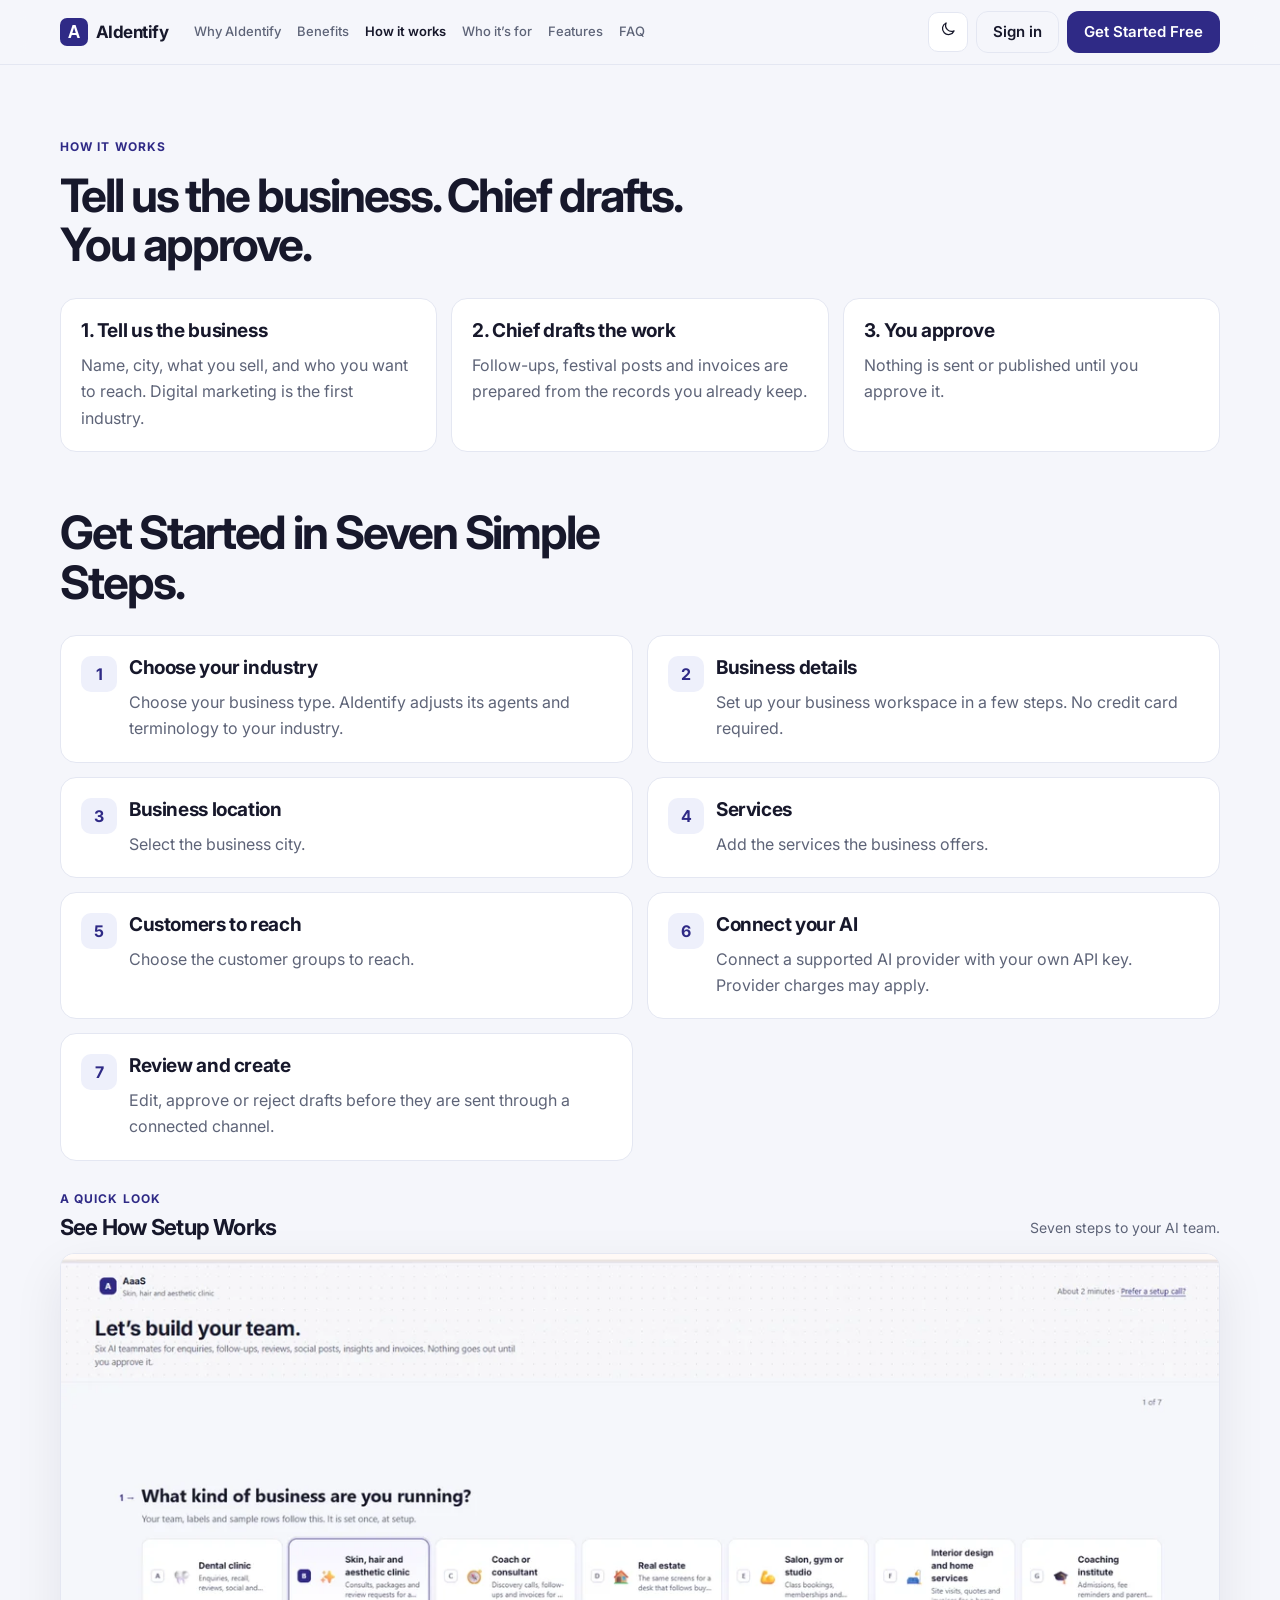
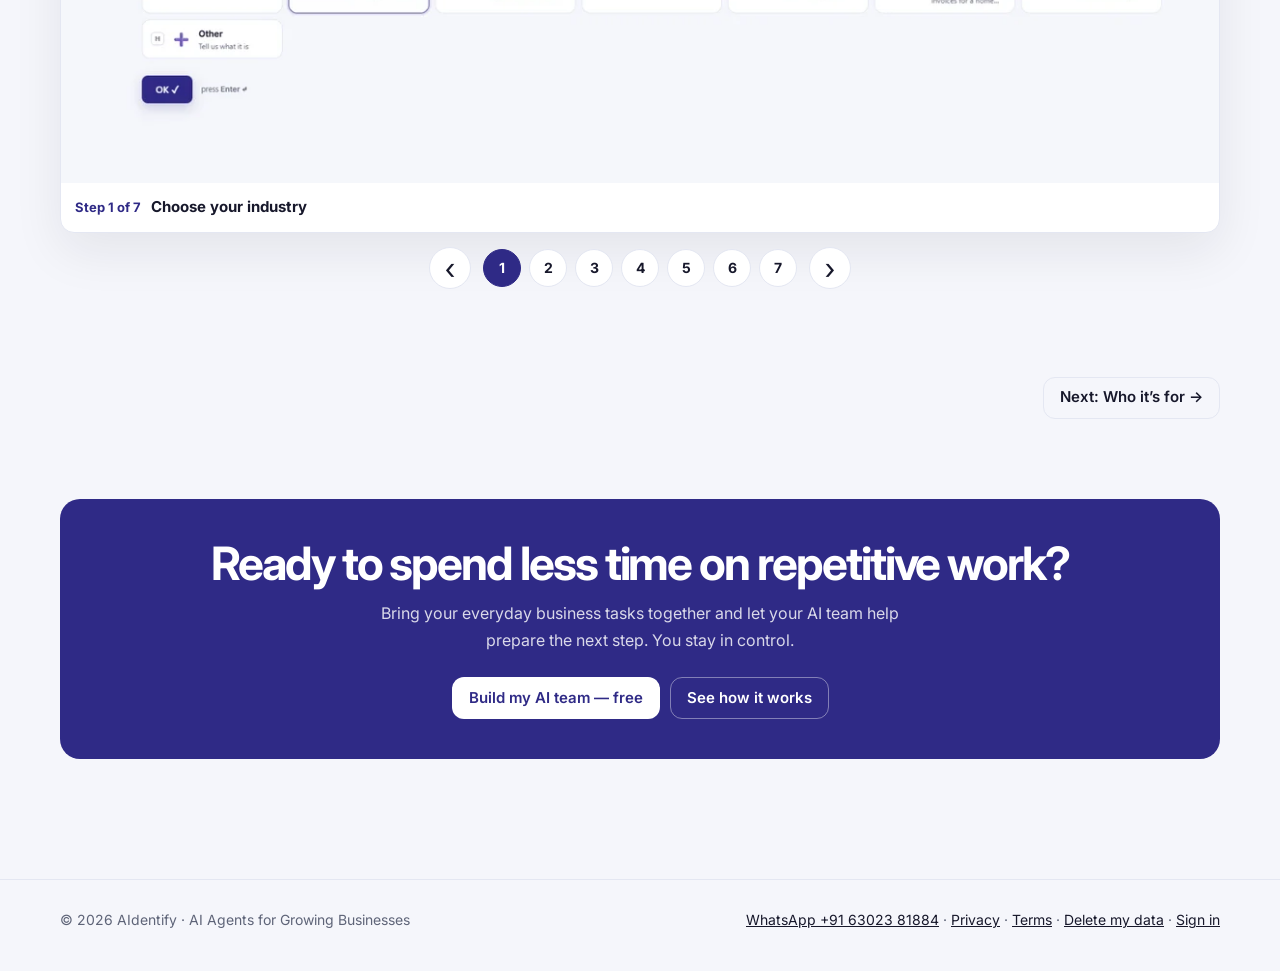
<file: how-it-works.html>
<!doctype html>
<html lang="en" data-theme="light">
<head>
<meta charset="utf-8">
<meta name="viewport" content="width=device-width,initial-scale=1,viewport-fit=cover">
<title>How it works — AIdentify</title>
<meta name="description" content="Get started with AIdentify in five simple steps and see the seven-step setup.">
<meta name="theme-color" content="#f5f6fb">
<meta property="og:title" content="AIdentify — AI Agents for Growing Businesses">
<meta property="og:description" content="Manage enquiries, follow-ups and invoices with AI agents. Review and approve every outgoing draft.">
<meta property="og:type" content="website">
<meta name="twitter:card" content="summary">
<script>try{const t=localStorage.getItem('as_theme');if(t==='light'||t==='dark')document.documentElement.dataset.theme=t}catch(e){}</script>
<link rel="preconnect" href="https://fonts.googleapis.com">
<link rel="preconnect" href="https://fonts.gstatic.com" crossorigin>
<link rel="stylesheet" href="https://fonts.googleapis.com/css2?family=Inter:wght@400;500;600;700&display=swap">
<link rel="stylesheet" href="home.css">
</head>
<body>
<a class="skip" href="#main">Skip to content</a>
<header class="top">
  <div class="wrap">
    <a class="brand" href="index.html" aria-label="AIdentify home"><img src="brand/aidentify-logo.svg" width="28" height="28" alt=""> AIdentify</a>
    <nav class="nav" aria-label="Pages"><a href="why-aidentify.html">Why AIdentify</a><a href="benefits.html">Benefits</a><a href="how-it-works.html" aria-current="page">How it works</a><a href="who-its-for.html">Who it’s for</a><a href="features.html">Features</a><a href="faq.html">FAQ</a></nav>
    <details class="mob">
      <summary>Menu</summary>
      <div class="sheet"><a href="why-aidentify.html">Why AIdentify</a><a href="benefits.html">Benefits</a><a href="how-it-works.html">How it works</a><a href="who-its-for.html">Who it’s for</a><a href="features.html">Features</a><a href="faq.html">FAQ</a><a href="get-started.html#signin">Sign in</a><a href="get-started.html">Get Started Free</a></div>
    </details>
    <div class="topacts">
      <button class="ib" id="themeBtn" type="button" aria-label="Switch to dark theme"></button>
      <a class="btn line" href="get-started.html#signin">Sign in</a>
      <a class="btn solid" href="get-started.html">Get Started Free</a>
    </div>
  </div>
</header>
<main id="main">
  <section class="sec pagehead" id="how">
    <div class="wrap">
      <p class="eyebrow">How it works</p>
      <h2>Tell us the business. Chief drafts. You approve.</h2>
      <div class="grid g3" style="margin-top:28px">
        <article class="card"><h3>1. Tell us the business</h3><p>Name, city, what you sell, and who you want to reach. Digital marketing is the first industry.</p></article>
        <article class="card"><h3>2. Chief drafts the work</h3><p>Follow-ups, festival posts and invoices are prepared from the records you already keep.</p></article>
        <article class="card"><h3>3. You approve</h3><p>Nothing is sent or published until you approve it.</p></article>
      </div>
      <h2 style="margin-top:56px">Get Started in Seven Simple Steps.</h2>
      <div class="grid g2 steps" style="margin-top:28px">
        <article class="card step"><em>1</em><div><h3>Choose your industry</h3><p>Choose your business type. AIdentify adjusts its agents and terminology to your industry.</p></div></article>
        <article class="card step"><em>2</em><div><h3>Business details</h3><p>Set up your business workspace in a few steps. No credit card required.</p></div></article>
        <article class="card step"><em>3</em><div><h3>Business location</h3><p>Select the business city.</p></div></article>
        <article class="card step"><em>4</em><div><h3>Services</h3><p>Add the services the business offers.</p></div></article>
        <article class="card step"><em>5</em><div><h3>Customers to reach</h3><p>Choose the customer groups to reach.</p></div></article>
        <article class="card step"><em>6</em><div><h3>Connect your AI</h3><p>Connect a supported AI provider with your own API key. Provider charges may apply.</p></div></article>
        <article class="card step"><em>7</em><div><h3>Review and create</h3><p>Edit, approve or reject drafts before they are sent through a connected channel.</p></div></article>
      </div>
      <section class="setup-flow" aria-labelledby="setup-flow-title">
        <div class="setup-flow-head">
          <div><p class="eyebrow">A quick look</p><h3 id="setup-flow-title">See How Setup Works</h3></div>
          <p>Seven steps to your AI team.</p>
        </div>
        <div class="setup-gallery" role="group" aria-roledescription="carousel" aria-label="Onboarding screenshots">
          <figure class="setup-shot">
            <img class="setup-slide-image" src="assets/landing/onboarding-user-step-1.webp" width="1200" height="548" alt="Step 1 of 7: choose the business industry.">
            <figcaption class="setup-slide-caption" aria-live="polite" aria-atomic="true"><span>Step 1 of 7</span><b>Choose your industry</b></figcaption>
          </figure>
          <div class="setup-controls">
            <button class="setup-arrow" type="button" data-setup-prev aria-label="Previous onboarding step"><span aria-hidden="true">‹</span></button>
            <div class="setup-steps" aria-label="Choose an onboarding step">
              <button type="button" data-setup-step data-src="assets/landing/onboarding-user-step-1.webp" data-width="1200" data-height="548" data-alt="Step 1 of 7: choose the business industry." data-caption="Step 1 of 7" data-title="Choose your industry" aria-label="Show step 1: Choose your industry" aria-current="step">1</button>
              <button type="button" data-setup-step data-src="assets/landing/onboarding-user-step-2.webp" data-width="1200" data-height="540" data-alt="Step 2 of 7: enter business details and see a live team preview." data-caption="Step 2 of 7" data-title="Business details" aria-label="Show step 2: Business details">2</button>
              <button type="button" data-setup-step data-src="assets/landing/onboarding-user-step-3.webp" data-width="1200" data-height="556" data-alt="Step 3 of 7: select the business city." data-caption="Step 3 of 7" data-title="Business location" aria-label="Show step 3: Business location">3</button>
              <button type="button" data-setup-step data-src="assets/landing/onboarding-user-step-4.webp" data-width="1200" data-height="553" data-alt="Step 4 of 7: add the services the business offers." data-caption="Step 4 of 7" data-title="Services" aria-label="Show step 4: Services">4</button>
              <button type="button" data-setup-step data-src="assets/landing/onboarding-user-step-5.webp" data-width="1200" data-height="551" data-alt="Step 5 of 7: choose the customer groups to reach." data-caption="Step 5 of 7" data-title="Customers to reach" aria-label="Show step 5: Customers to reach">5</button>
              <button type="button" data-setup-step data-src="assets/landing/onboarding-user-step-6.webp" data-width="1200" data-height="563" data-alt="Step 6 of 7: connect an AI provider and enter an API key, or skip for now." data-caption="Step 6 of 7" data-title="Connect your AI" aria-label="Show step 6: Connect your AI">6</button>
              <button type="button" data-setup-step data-src="assets/landing/onboarding-user-step-7.webp" data-width="1200" data-height="551" data-alt="Step 7 of 7: review the business details and create the team." data-caption="Step 7 of 7" data-title="Review and create" aria-label="Show step 7: Review and create">7</button>
            </div>
            <button class="setup-arrow" type="button" data-setup-next aria-label="Next onboarding step"><span aria-hidden="true">›</span></button>
          </div>
        </div>
      </section>
    </div>
  </section>
<div class="wrap"><p class="nextpage"><a class="btn line" href="who-its-for.html">Next: Who it’s for →</a></p></div>
  <section class="sec"><div class="wrap"><div class="cta">
    <h2>Ready to spend less time on repetitive work?</h2>
    <p>Bring your everyday business tasks together and let your AI team help prepare the next step. You stay in control.</p>
    <div class="heroacts"><a class="btn solid" href="get-started.html">Build my AI team — free</a><a class="btn line" href="how-it-works.html">See how it works</a></div>
  </div></div></section>
</main>
<footer>
  <div class="wrap">
    <span>© 2026 AIdentify · AI Agents for Growing Businesses</span>
    <span><a href="https://wa.me/916302381884">WhatsApp +91 63023 81884</a> · <a href="privacy.html">Privacy</a> · <a href="terms.html">Terms</a> · <a href="deletion.html">Delete my data</a> · <a href="get-started.html#signin">Sign in</a></span>
  </div>
</footer>
<script src="home.js"></script>
</body>
</html>
</file>
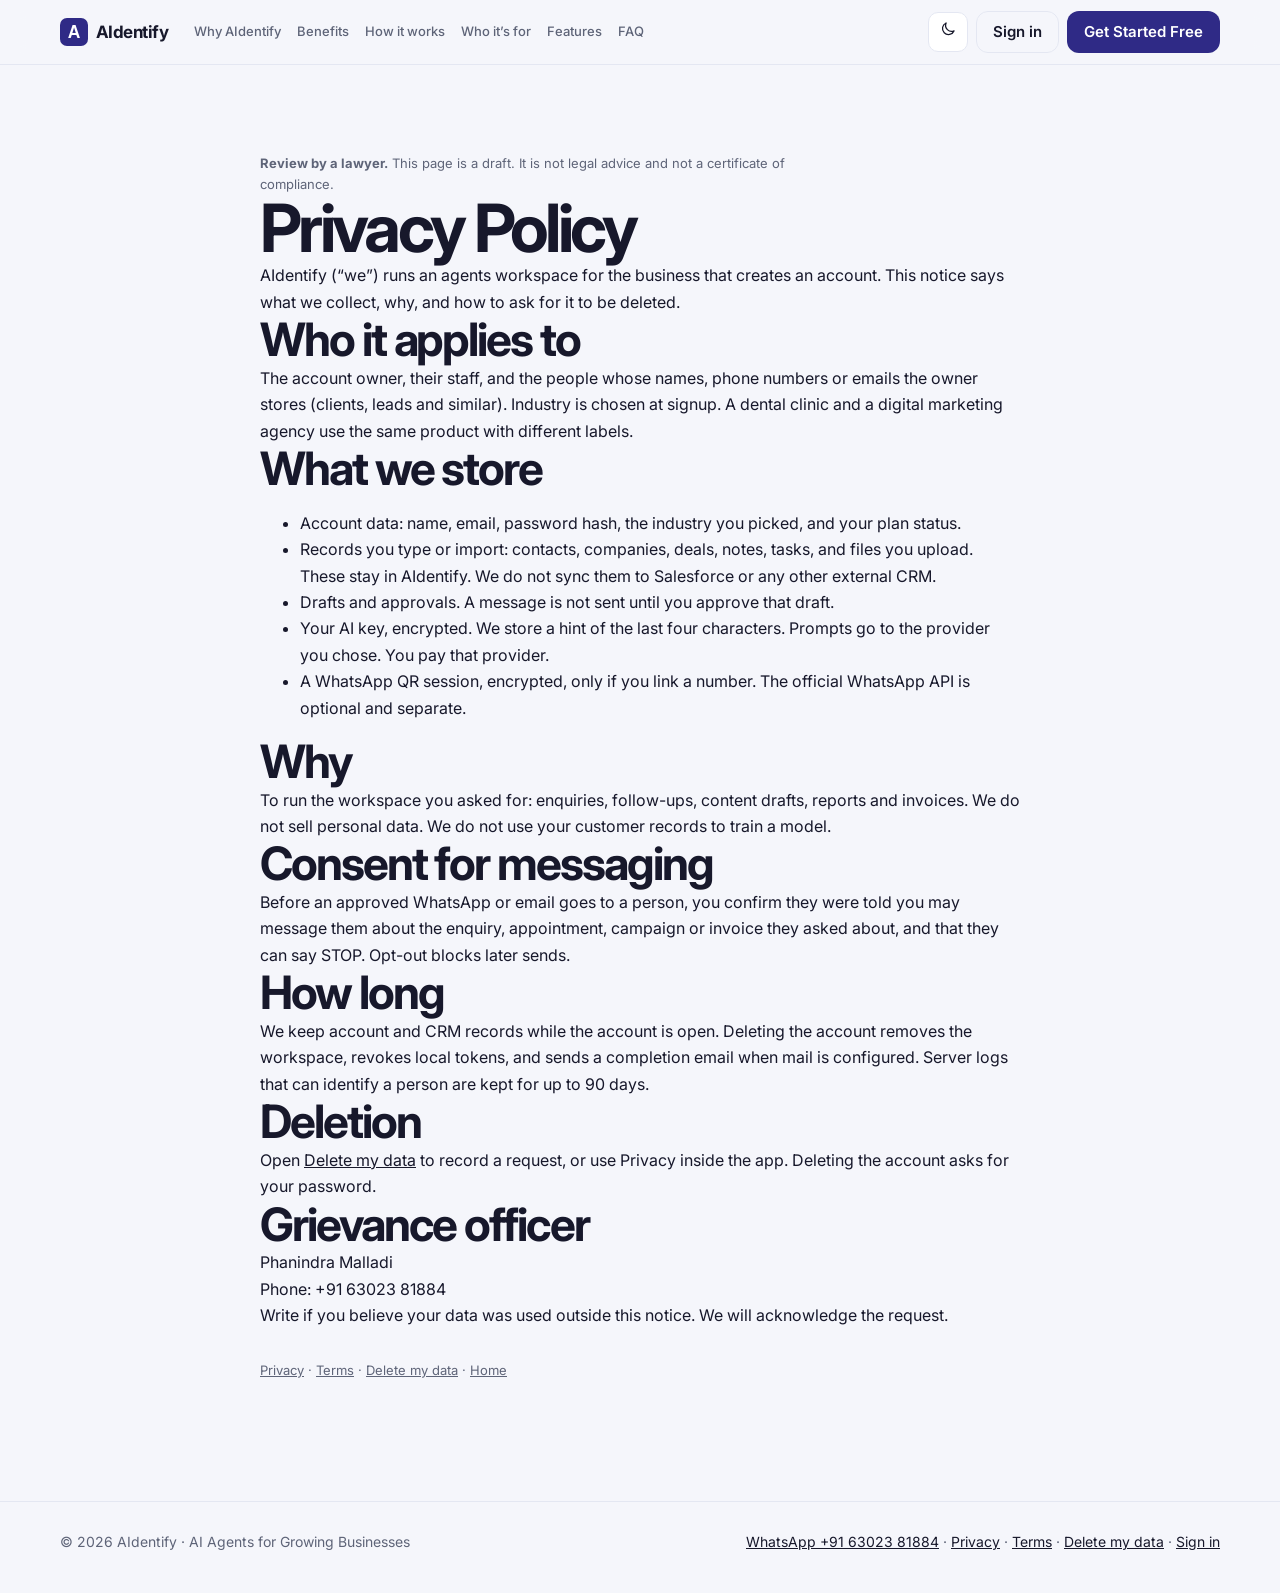
<file: privacy.html>
<!doctype html>
<html lang="en" data-theme="light">
<head>
<meta charset="utf-8">
<meta name="viewport" content="width=device-width,initial-scale=1,viewport-fit=cover">
<title>Privacy Policy — AIdentify</title>
<meta name="description" content="Privacy Policy">
<meta name="theme-color" content="#f5f6fb">
<meta property="og:title" content="AIdentify — AI Agents for Growing Businesses">
<meta property="og:description" content="Manage enquiries, follow-ups and invoices with AI agents. Review and approve every outgoing draft.">
<meta property="og:type" content="website">
<meta name="twitter:card" content="summary">
<script>try{const t=localStorage.getItem('as_theme');if(t==='light'||t==='dark')document.documentElement.dataset.theme=t}catch(e){}</script>
<link rel="preconnect" href="https://fonts.googleapis.com">
<link rel="preconnect" href="https://fonts.gstatic.com" crossorigin>
<link rel="stylesheet" href="https://fonts.googleapis.com/css2?family=Inter:wght@400;500;600;700&display=swap">
<link rel="stylesheet" href="home.css">
</head>
<body>
<a class="skip" href="#main">Skip to content</a>
<header class="top">
  <div class="wrap">
    <a class="brand" href="index.html" aria-label="AIdentify home"><img src="brand/aidentify-logo.svg" width="28" height="28" alt=""> AIdentify</a>
    <nav class="nav" aria-label="Pages"><a href="why-aidentify.html">Why AIdentify</a><a href="benefits.html">Benefits</a><a href="how-it-works.html">How it works</a><a href="who-its-for.html">Who it’s for</a><a href="features.html">Features</a><a href="faq.html">FAQ</a></nav>
    <details class="mob">
      <summary>Menu</summary>
      <div class="sheet"><a href="why-aidentify.html">Why AIdentify</a><a href="benefits.html">Benefits</a><a href="how-it-works.html">How it works</a><a href="who-its-for.html">Who it’s for</a><a href="features.html">Features</a><a href="faq.html">FAQ</a><a href="get-started.html#signin">Sign in</a><a href="get-started.html">Get Started Free</a></div>
    </details>
    <div class="topacts">
      <button class="ib" id="themeBtn" type="button" aria-label="Switch to dark theme"></button>
      <a class="btn line" href="get-started.html#signin">Sign in</a>
      <a class="btn solid" href="get-started.html">Get Started Free</a>
    </div>
  </div>
</header>
<main id="main">
  <section class="sec pagehead"><div class="wrap legal" style="max-width:760px">
    <p class="fine"><b>Review by a lawyer.</b> This page is a draft. It is not legal advice and not a certificate of compliance.</p>
<h1>Privacy Policy</h1>
<p>AIdentify (“we”) runs an agents workspace for the business that creates an account. This notice says what we collect, why, and how to ask for it to be deleted.</p>
<h2>Who it applies to</h2><p>The account owner, their staff, and the people whose names, phone numbers or emails the owner stores (clients, leads and similar). Industry is chosen at signup. A dental clinic and a digital marketing agency use the same product with different labels.</p>
<h2>What we store</h2><ul><li>Account data: name, email, password hash, the industry you picked, and your plan status.</li><li>Records you type or import: contacts, companies, deals, notes, tasks, and files you upload. These stay in AIdentify. We do not sync them to Salesforce or any other external CRM.</li><li>Drafts and approvals. A message is not sent until you approve that draft.</li><li>Your AI key, encrypted. We store a hint of the last four characters. Prompts go to the provider you chose. You pay that provider.</li><li>A WhatsApp QR session, encrypted, only if you link a number. The official WhatsApp API is optional and separate.</li></ul>
<h2>Why</h2><p>To run the workspace you asked for: enquiries, follow-ups, content drafts, reports and invoices. We do not sell personal data. We do not use your customer records to train a model.</p>
<h2>Consent for messaging</h2><p>Before an approved WhatsApp or email goes to a person, you confirm they were told you may message them about the enquiry, appointment, campaign or invoice they asked about, and that they can say STOP. Opt-out blocks later sends.</p>
<h2>How long</h2><p>We keep account and CRM records while the account is open. Deleting the account removes the workspace, revokes local tokens, and sends a completion email when mail is configured. Server logs that can identify a person are kept for up to 90 days.</p>
<h2>Deletion</h2><p>Open <a href="deletion.html">Delete my data</a> to record a request, or use Privacy inside the app. Deleting the account asks for your password.</p>
<h2>Grievance officer</h2><p>Phanindra Malladi<br>Phone: +91 63023 81884</p><p>Write if you believe your data was used outside this notice. We will acknowledge the request.</p>
    <p class="fine" style="margin-top:32px"><a href="privacy.html">Privacy</a> · <a href="terms.html">Terms</a> · <a href="deletion.html">Delete my data</a> · <a href="index.html">Home</a></p>
  </div></section>
</main>
<footer>
  <div class="wrap">
    <span>© 2026 AIdentify · AI Agents for Growing Businesses</span>
    <span><a href="https://wa.me/916302381884">WhatsApp +91 63023 81884</a> · <a href="privacy.html">Privacy</a> · <a href="terms.html">Terms</a> · <a href="deletion.html">Delete my data</a> · <a href="get-started.html#signin">Sign in</a></span>
  </div>
</footer>
<script src="home.js"></script>
</body>
</html>
</file>
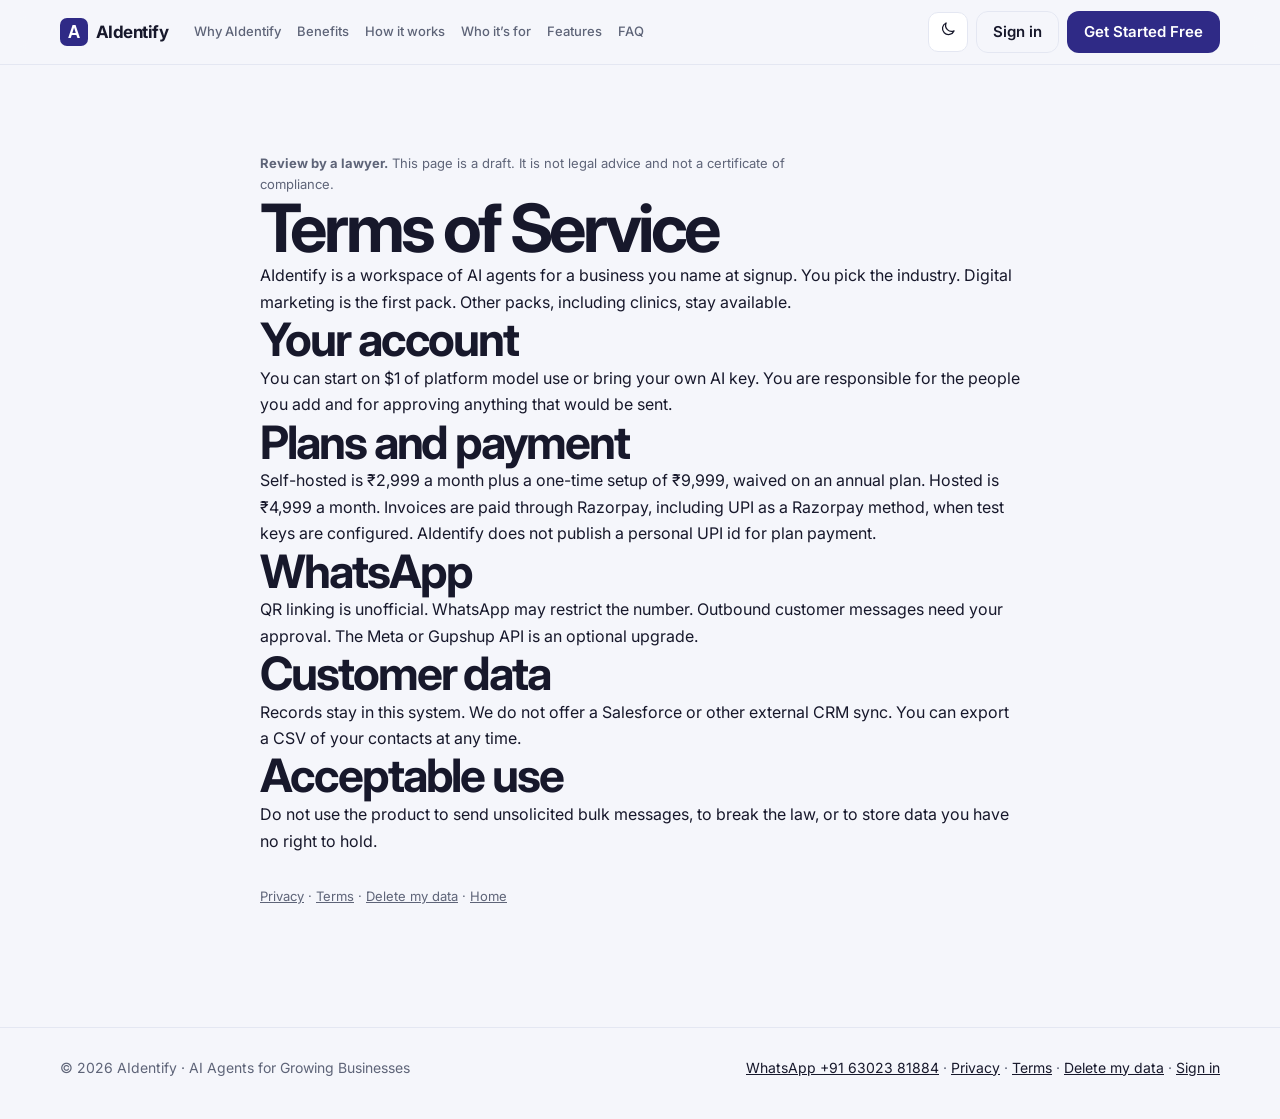
<file: terms.html>
<!doctype html>
<html lang="en" data-theme="light">
<head>
<meta charset="utf-8">
<meta name="viewport" content="width=device-width,initial-scale=1,viewport-fit=cover">
<title>Terms of Service — AIdentify</title>
<meta name="description" content="Terms of Service">
<meta name="theme-color" content="#f5f6fb">
<meta property="og:title" content="AIdentify — AI Agents for Growing Businesses">
<meta property="og:description" content="Manage enquiries, follow-ups and invoices with AI agents. Review and approve every outgoing draft.">
<meta property="og:type" content="website">
<meta name="twitter:card" content="summary">
<script>try{const t=localStorage.getItem('as_theme');if(t==='light'||t==='dark')document.documentElement.dataset.theme=t}catch(e){}</script>
<link rel="preconnect" href="https://fonts.googleapis.com">
<link rel="preconnect" href="https://fonts.gstatic.com" crossorigin>
<link rel="stylesheet" href="https://fonts.googleapis.com/css2?family=Inter:wght@400;500;600;700&display=swap">
<link rel="stylesheet" href="home.css">
</head>
<body>
<a class="skip" href="#main">Skip to content</a>
<header class="top">
  <div class="wrap">
    <a class="brand" href="index.html" aria-label="AIdentify home"><img src="brand/aidentify-logo.svg" width="28" height="28" alt=""> AIdentify</a>
    <nav class="nav" aria-label="Pages"><a href="why-aidentify.html">Why AIdentify</a><a href="benefits.html">Benefits</a><a href="how-it-works.html">How it works</a><a href="who-its-for.html">Who it’s for</a><a href="features.html">Features</a><a href="faq.html">FAQ</a></nav>
    <details class="mob">
      <summary>Menu</summary>
      <div class="sheet"><a href="why-aidentify.html">Why AIdentify</a><a href="benefits.html">Benefits</a><a href="how-it-works.html">How it works</a><a href="who-its-for.html">Who it’s for</a><a href="features.html">Features</a><a href="faq.html">FAQ</a><a href="get-started.html#signin">Sign in</a><a href="get-started.html">Get Started Free</a></div>
    </details>
    <div class="topacts">
      <button class="ib" id="themeBtn" type="button" aria-label="Switch to dark theme"></button>
      <a class="btn line" href="get-started.html#signin">Sign in</a>
      <a class="btn solid" href="get-started.html">Get Started Free</a>
    </div>
  </div>
</header>
<main id="main">
  <section class="sec pagehead"><div class="wrap legal" style="max-width:760px">
    <p class="fine"><b>Review by a lawyer.</b> This page is a draft. It is not legal advice and not a certificate of compliance.</p>
<h1>Terms of Service</h1>
<p>AIdentify is a workspace of AI agents for a business you name at signup. You pick the industry. Digital marketing is the first pack. Other packs, including clinics, stay available.</p>
<h2>Your account</h2><p>You can start on $1 of platform model use or bring your own AI key. You are responsible for the people you add and for approving anything that would be sent.</p>
<h2>Plans and payment</h2><p>Self-hosted is ₹2,999 a month plus a one-time setup of ₹9,999, waived on an annual plan. Hosted is ₹4,999 a month. Invoices are paid through Razorpay, including UPI as a Razorpay method, when test keys are configured. AIdentify does not publish a personal UPI id for plan payment.</p>
<h2>WhatsApp</h2><p>QR linking is unofficial. WhatsApp may restrict the number. Outbound customer messages need your approval. The Meta or Gupshup API is an optional upgrade.</p>
<h2>Customer data</h2><p>Records stay in this system. We do not offer a Salesforce or other external CRM sync. You can export a CSV of your contacts at any time.</p>
<h2>Acceptable use</h2><p>Do not use the product to send unsolicited bulk messages, to break the law, or to store data you have no right to hold.</p>
    <p class="fine" style="margin-top:32px"><a href="privacy.html">Privacy</a> · <a href="terms.html">Terms</a> · <a href="deletion.html">Delete my data</a> · <a href="index.html">Home</a></p>
  </div></section>
</main>
<footer>
  <div class="wrap">
    <span>© 2026 AIdentify · AI Agents for Growing Businesses</span>
    <span><a href="https://wa.me/916302381884">WhatsApp +91 63023 81884</a> · <a href="privacy.html">Privacy</a> · <a href="terms.html">Terms</a> · <a href="deletion.html">Delete my data</a> · <a href="get-started.html#signin">Sign in</a></span>
  </div>
</footer>
<script src="home.js"></script>
</body>
</html>
</file>
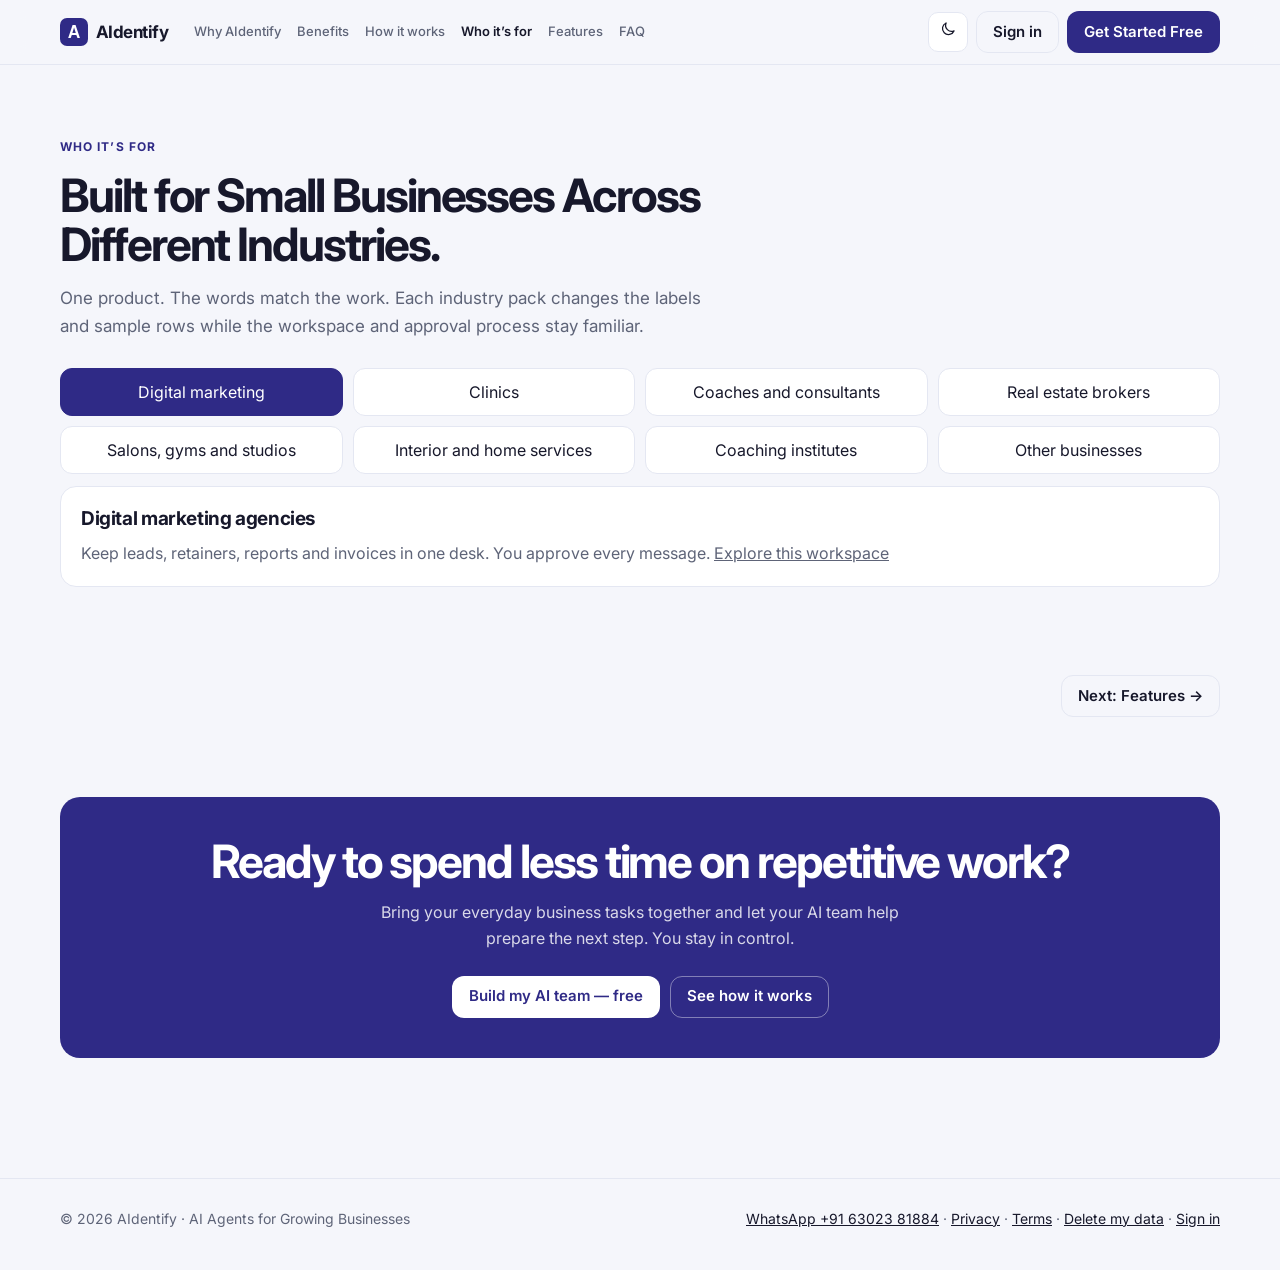
<file: who-its-for.html>
<!doctype html>
<html lang="en" data-theme="light">
<head>
<meta charset="utf-8">
<meta name="viewport" content="width=device-width,initial-scale=1,viewport-fit=cover">
<title>Who it’s for — AIdentify</title>
<meta name="description" content="AIdentify industry packs for clinics, coaches, real estate, studios, home services and institutes.">
<meta name="theme-color" content="#f5f6fb">
<meta property="og:title" content="AIdentify — AI Agents for Growing Businesses">
<meta property="og:description" content="Manage enquiries, follow-ups and invoices with AI agents. Review and approve every outgoing draft.">
<meta property="og:type" content="website">
<meta name="twitter:card" content="summary">
<script>try{const t=localStorage.getItem('as_theme');if(t==='light'||t==='dark')document.documentElement.dataset.theme=t}catch(e){}</script>
<link rel="preconnect" href="https://fonts.googleapis.com">
<link rel="preconnect" href="https://fonts.gstatic.com" crossorigin>
<link rel="stylesheet" href="https://fonts.googleapis.com/css2?family=Inter:wght@400;500;600;700&display=swap">
<link rel="stylesheet" href="home.css">
</head>
<body>
<a class="skip" href="#main">Skip to content</a>
<header class="top">
  <div class="wrap">
    <a class="brand" href="index.html" aria-label="AIdentify home"><img src="brand/aidentify-logo.svg" width="28" height="28" alt=""> AIdentify</a>
    <nav class="nav" aria-label="Pages"><a href="why-aidentify.html">Why AIdentify</a><a href="benefits.html">Benefits</a><a href="how-it-works.html">How it works</a><a href="who-its-for.html" aria-current="page">Who it’s for</a><a href="features.html">Features</a><a href="faq.html">FAQ</a></nav>
    <details class="mob">
      <summary>Menu</summary>
      <div class="sheet"><a href="why-aidentify.html">Why AIdentify</a><a href="benefits.html">Benefits</a><a href="how-it-works.html">How it works</a><a href="who-its-for.html">Who it’s for</a><a href="features.html">Features</a><a href="faq.html">FAQ</a><a href="get-started.html#signin">Sign in</a><a href="get-started.html">Get Started Free</a></div>
    </details>
    <div class="topacts">
      <button class="ib" id="themeBtn" type="button" aria-label="Switch to dark theme"></button>
      <a class="btn line" href="get-started.html#signin">Sign in</a>
      <a class="btn solid" href="get-started.html">Get Started Free</a>
    </div>
  </div>
</header>
<main id="main">
  <section class="sec pagehead" id="who">
    <div class="wrap">
      <p class="eyebrow">Who it’s for</p>
      <h2>Built for Small Businesses Across Different Industries.</h2>
      <p class="dek">One product. The words match the work. Each industry pack changes the labels and sample rows while the workspace and approval process stay familiar.</p>
      <div class="tabs" role="tablist" aria-label="Industries">
        <button role="tab" id="tab-mkt" aria-controls="ind-mkt" aria-selected="true" type="button">Digital marketing</button>
        <button role="tab" id="tab-clinic" aria-controls="ind-clinic" aria-selected="false" type="button">Clinics</button>
        <button role="tab" id="tab-coach" aria-controls="ind-coach" aria-selected="false" type="button">Coaches and consultants</button>
        <button role="tab" id="tab-realty" aria-controls="ind-realty" aria-selected="false" type="button">Real estate brokers</button>
        <button role="tab" id="tab-salon" aria-controls="ind-salon" aria-selected="false" type="button">Salons, gyms and studios</button>
        <button role="tab" id="tab-home" aria-controls="ind-home" aria-selected="false" type="button">Interior and home services</button>
        <button role="tab" id="tab-class" aria-controls="ind-class" aria-selected="false" type="button">Coaching institutes</button>
        <button role="tab" id="tab-other" aria-controls="ind-other" aria-selected="false" type="button">Other businesses</button>
      </div>
      <div role="tabpanel" id="ind-mkt" aria-labelledby="tab-mkt" class="panel card">
        <h3>Digital marketing agencies</h3>
        <p>Keep leads, retainers, reports and invoices in one desk. You approve every message. <a href="get-started.html?industry=digital-marketing">Explore this workspace</a></p>
      </div>
      <div role="tabpanel" id="ind-clinic" aria-labelledby="tab-clinic" class="panel card" hidden>
        <h3>Clinics</h3>
        <p>Manage bookings, enquiries and invoices. AIdentify is for admin—not medical records or advice. <a href="get-started.html?industry=dental-clinic">Dental clinic</a> · <a href="get-started.html#signin">Skin, hair and aesthetic clinic</a></p>
      </div>
      <div role="tabpanel" id="ind-coach" aria-labelledby="tab-coach" class="panel card" hidden>
        <h3>Coaches and consultants</h3>
        <p>Keep enquiries, client follow-ups and invoices together. You approve every message. <a href="get-started.html?industry=coach">Explore this workspace</a></p>
      </div>
      <div role="tabpanel" id="ind-realty" aria-labelledby="tab-realty" class="panel card" hidden>
        <h3>Real estate</h3>
        <p>Organise leads and prepare personal follow-ups. You stay in charge of every conversation. <a href="get-started.html?industry=real-estate">Explore this workspace</a></p>
      </div>
      <div role="tabpanel" id="ind-salon" aria-labelledby="tab-salon" class="panel card" hidden>
        <h3>Salons, gyms and studios</h3>
        <p>Keep bookings and customer follow-ups organised. Review reminders before they’re sent. <a href="get-started.html?industry=studio">Explore this workspace</a></p>
      </div>
      <div role="tabpanel" id="ind-home" aria-labelledby="tab-home" class="panel card" hidden>
        <h3>Home services</h3>
        <p>Track enquiries, visits and invoices in one place. Approve messages before they go out. <a href="get-started.html?industry=home-services">Explore this workspace</a></p>
      </div>
      <div role="tabpanel" id="ind-class" aria-labelledby="tab-class" class="panel card" hidden>
        <h3>Coaching institutes</h3>
        <p>Organise student enquiries and fee reminders. You choose what gets sent. <a href="get-started.html?industry=institute">Explore this workspace</a></p>
      </div>
      <div role="tabpanel" id="ind-other" aria-labelledby="tab-other" class="panel card" hidden>
        <h3>Other businesses</h3>
        <p>Get a simple workspace for customers, follow-ups and invoices. <a href="get-started.html?industry=other">Explore this workspace</a></p>
      </div>
    </div>
  </section>
<div class="wrap"><p class="nextpage"><a class="btn line" href="features.html">Next: Features →</a></p></div>
  <section class="sec"><div class="wrap"><div class="cta">
    <h2>Ready to spend less time on repetitive work?</h2>
    <p>Bring your everyday business tasks together and let your AI team help prepare the next step. You stay in control.</p>
    <div class="heroacts"><a class="btn solid" href="get-started.html">Build my AI team — free</a><a class="btn line" href="how-it-works.html">See how it works</a></div>
  </div></div></section>
</main>
<footer>
  <div class="wrap">
    <span>© 2026 AIdentify · AI Agents for Growing Businesses</span>
    <span><a href="https://wa.me/916302381884">WhatsApp +91 63023 81884</a> · <a href="privacy.html">Privacy</a> · <a href="terms.html">Terms</a> · <a href="deletion.html">Delete my data</a> · <a href="get-started.html#signin">Sign in</a></span>
  </div>
</footer>
<script src="home.js"></script>
</body>
</html>
</file>
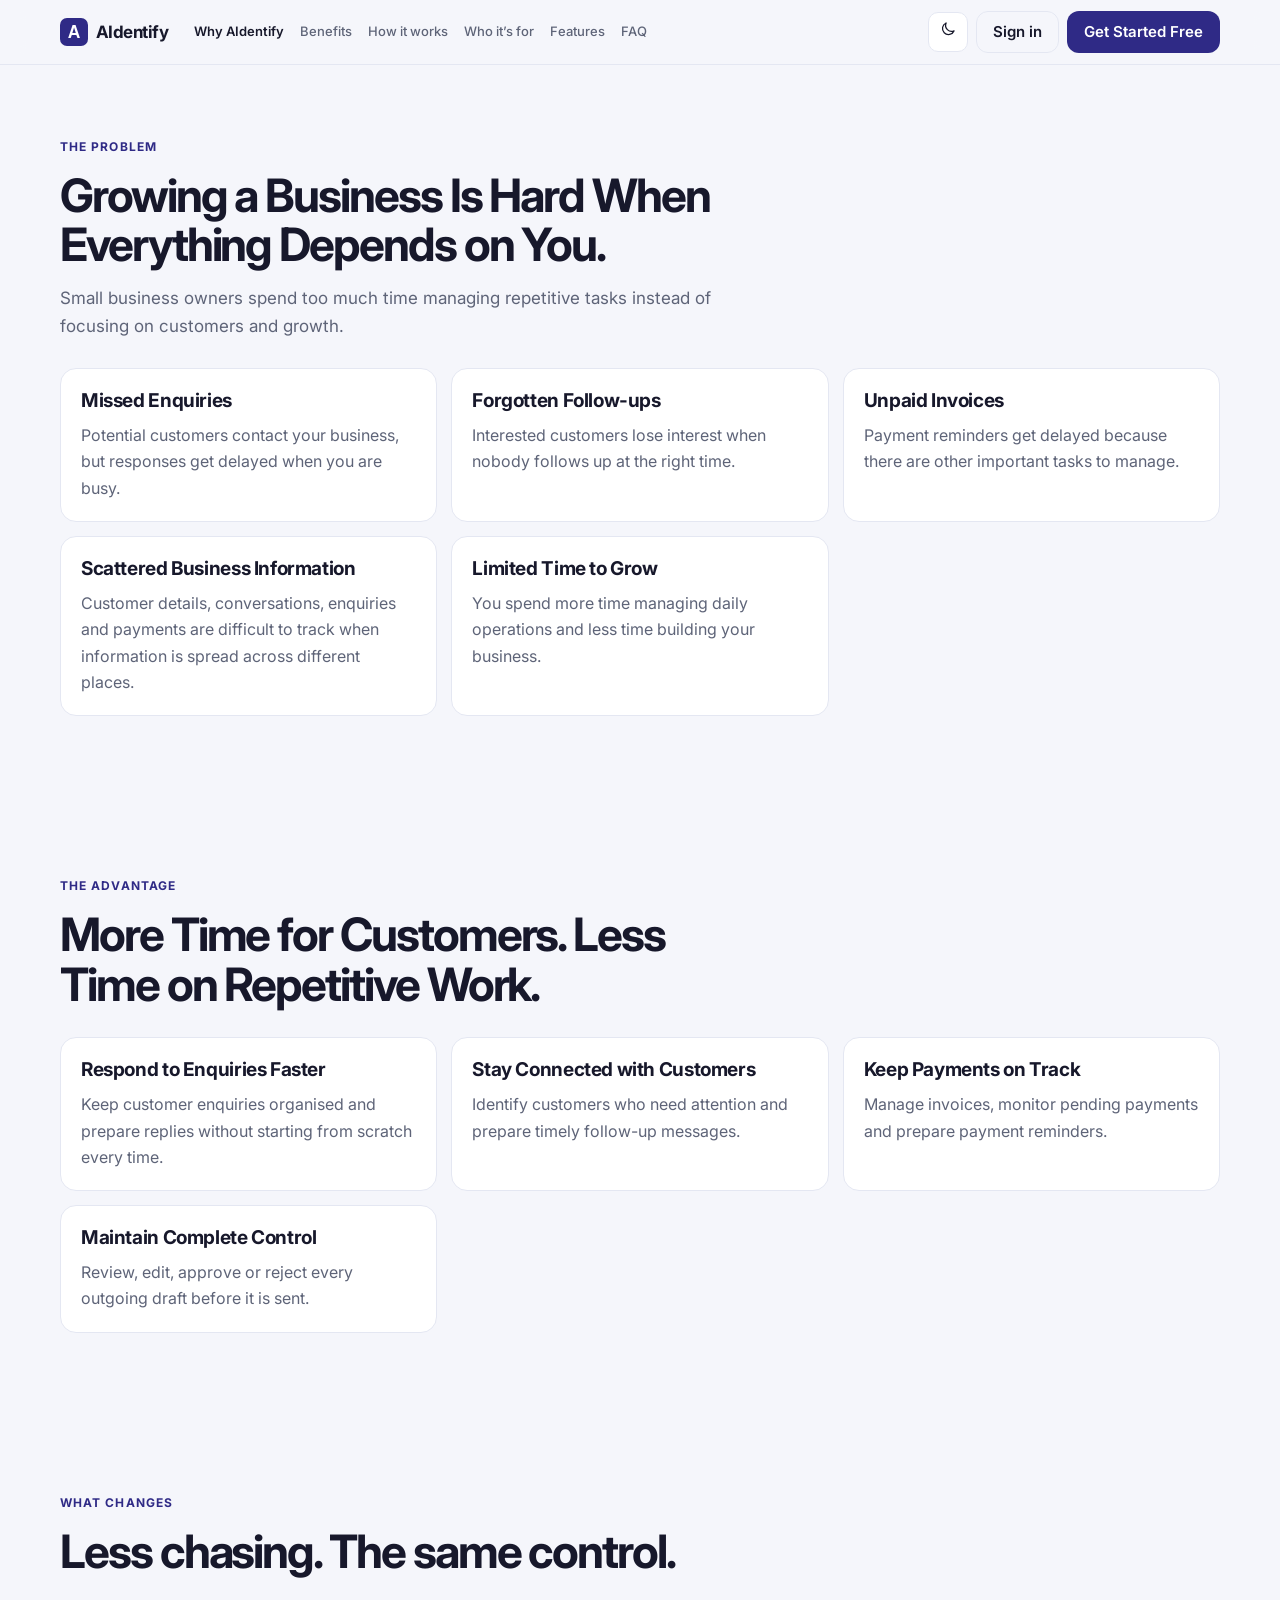
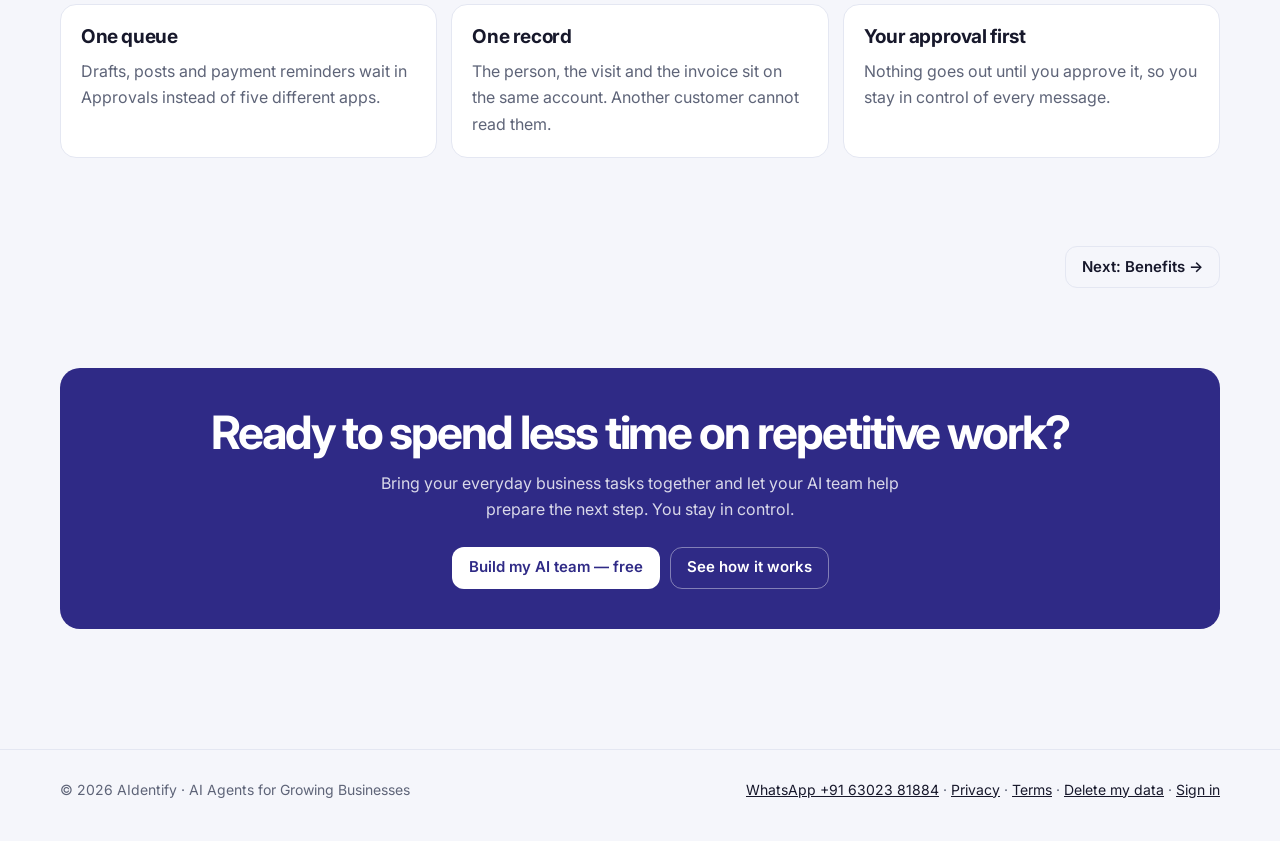
<file: why-aidentify.html>
<!doctype html>
<html lang="en" data-theme="light">
<head>
<meta charset="utf-8">
<meta name="viewport" content="width=device-width,initial-scale=1,viewport-fit=cover">
<title>Why AIdentify — AIdentify</title>
<meta name="description" content="Why small businesses choose AIdentify: fewer missed enquiries, follow-ups and unpaid invoices.">
<meta name="theme-color" content="#f5f6fb">
<meta property="og:title" content="AIdentify — AI Agents for Growing Businesses">
<meta property="og:description" content="Manage enquiries, follow-ups and invoices with AI agents. Review and approve every outgoing draft.">
<meta property="og:type" content="website">
<meta name="twitter:card" content="summary">
<script>try{const t=localStorage.getItem('as_theme');if(t==='light'||t==='dark')document.documentElement.dataset.theme=t}catch(e){}</script>
<link rel="preconnect" href="https://fonts.googleapis.com">
<link rel="preconnect" href="https://fonts.gstatic.com" crossorigin>
<link rel="stylesheet" href="https://fonts.googleapis.com/css2?family=Inter:wght@400;500;600;700&display=swap">
<link rel="stylesheet" href="home.css">
</head>
<body>
<a class="skip" href="#main">Skip to content</a>
<header class="top">
  <div class="wrap">
    <a class="brand" href="index.html" aria-label="AIdentify home"><img src="brand/aidentify-logo.svg" width="28" height="28" alt=""> AIdentify</a>
    <nav class="nav" aria-label="Pages"><a href="why-aidentify.html" aria-current="page">Why AIdentify</a><a href="benefits.html">Benefits</a><a href="how-it-works.html">How it works</a><a href="who-its-for.html">Who it’s for</a><a href="features.html">Features</a><a href="faq.html">FAQ</a></nav>
    <details class="mob">
      <summary>Menu</summary>
      <div class="sheet"><a href="why-aidentify.html">Why AIdentify</a><a href="benefits.html">Benefits</a><a href="how-it-works.html">How it works</a><a href="who-its-for.html">Who it’s for</a><a href="features.html">Features</a><a href="faq.html">FAQ</a><a href="get-started.html#signin">Sign in</a><a href="get-started.html">Get Started Free</a></div>
    </details>
    <div class="topacts">
      <button class="ib" id="themeBtn" type="button" aria-label="Switch to dark theme"></button>
      <a class="btn line" href="get-started.html#signin">Sign in</a>
      <a class="btn solid" href="get-started.html">Get Started Free</a>
    </div>
  </div>
</header>
<main id="main">
  <section class="sec pagehead" id="problem">
    <div class="wrap">
      <p class="eyebrow">The problem</p>
      <h2>Growing a Business Is Hard When Everything Depends on You.</h2>
      <p class="dek">Small business owners spend too much time managing repetitive tasks instead of focusing on customers and growth.</p>
      <div class="grid g3">
        <article class="card"><h3>Missed Enquiries</h3><p>Potential customers contact your business, but responses get delayed when you are busy.</p></article>
        <article class="card"><h3>Forgotten Follow-ups</h3><p>Interested customers lose interest when nobody follows up at the right time.</p></article>
        <article class="card"><h3>Unpaid Invoices</h3><p>Payment reminders get delayed because there are other important tasks to manage.</p></article>
        <article class="card"><h3>Scattered Business Information</h3><p>Customer details, conversations, enquiries and payments are difficult to track when information is spread across different places.</p></article>
        <article class="card"><h3>Limited Time to Grow</h3><p>You spend more time managing daily operations and less time building your business.</p></article>
      </div>
    </div>
  </section>
  <section class="sec" id="advantage">
    <div class="wrap">
      <p class="eyebrow">The advantage</p>
      <h2>More Time for Customers. Less Time on Repetitive Work.</h2>
      <div class="grid g3">
        <article class="card"><h3>Respond to Enquiries Faster</h3><p>Keep customer enquiries organised and prepare replies without starting from scratch every time.</p></article>
        <article class="card"><h3>Stay Connected with Customers</h3><p>Identify customers who need attention and prepare timely follow-up messages.</p></article>
        <article class="card"><h3>Keep Payments on Track</h3><p>Manage invoices, monitor pending payments and prepare payment reminders.</p></article>
        <article class="card"><h3>Maintain Complete Control</h3><p>Review, edit, approve or reject every outgoing draft before it is sent.</p></article>
      </div>
    </div>
  </section>
  <section class="sec" id="changes">
    <div class="wrap">
      <p class="eyebrow">What changes</p>
      <h2>Less chasing. The same control.</h2>
      <div class="grid g3">
        <article class="card"><h3>One queue</h3><p>Drafts, posts and payment reminders wait in Approvals instead of five different apps.</p></article>
        <article class="card"><h3>One record</h3><p>The person, the visit and the invoice sit on the same account. Another customer cannot read them.</p></article>
        <article class="card"><h3>Your approval first</h3><p>Nothing goes out until you approve it, so you stay in control of every message.</p></article>
      </div>
    </div>
  </section>
<div class="wrap"><p class="nextpage"><a class="btn line" href="benefits.html">Next: Benefits →</a></p></div>
  <section class="sec"><div class="wrap"><div class="cta">
    <h2>Ready to spend less time on repetitive work?</h2>
    <p>Bring your everyday business tasks together and let your AI team help prepare the next step. You stay in control.</p>
    <div class="heroacts"><a class="btn solid" href="get-started.html">Build my AI team — free</a><a class="btn line" href="how-it-works.html">See how it works</a></div>
  </div></div></section>
</main>
<footer>
  <div class="wrap">
    <span>© 2026 AIdentify · AI Agents for Growing Businesses</span>
    <span><a href="https://wa.me/916302381884">WhatsApp +91 63023 81884</a> · <a href="privacy.html">Privacy</a> · <a href="terms.html">Terms</a> · <a href="deletion.html">Delete my data</a> · <a href="get-started.html#signin">Sign in</a></span>
  </div>
</footer>
<script src="home.js"></script>
</body>
</html>
</file>
<file: home.css>
/* Public home page ("/"), same design as the v2 landing on Vercel. Same Inter and indigo as the workspace. */
:root {
  --page: #f5f6fb;
  --bg: #ffffff;
  --ink: #17182b;
  --mute: #5e6478;
  --line: #e4e7f2;
  --soft: #eef0fb;
  --accent: #2f2a86;
  --accent-ink: #ffffff;
  --shadow: 0 18px 50px rgba(23, 24, 43, .08);
  --sans: Inter, "Segoe UI", system-ui, sans-serif;
  --max: 1160px;
  color-scheme: light;
}
:root[data-theme="dark"] {
  --page: #12131c;
  --bg: #1c1d2b;
  --ink: #f4f5fb;
  --mute: #b7bdd4;
  --line: rgba(244, 245, 251, .14);
  --soft: #262840;
  --accent: #c5c2f2;
  --accent-ink: #17182b;
  --shadow: 0 18px 50px rgba(0, 0, 0, .35);
  color-scheme: dark;
}
* { box-sizing: border-box; }
html { scroll-behavior: smooth; }
body {
  margin: 0;
  font: 400 16px/1.65 var(--sans);
  color: var(--ink);
  background: var(--page);
  -webkit-font-smoothing: antialiased;
  text-rendering: optimizeLegibility;
}
img { max-width: 100%; height: auto; display: block; }
a { color: inherit; }
button, input, select, textarea { font: inherit; color: inherit; }
:focus-visible { outline: 2px solid var(--accent); outline-offset: 3px; }
h1, h2, h3, p { margin: 0; }
h1, h2, h3 { letter-spacing: -.035em; line-height: 1.12; font-weight: 700; }
.skip {
  position: absolute; left: 12px; top: 8px; transform: translateY(-140%);
  background: var(--ink); color: var(--page); padding: 8px 12px; border-radius: 8px; z-index: 30;
}
.skip:focus { transform: none; }
.wrap { width: min(var(--max), calc(100% - 40px)); margin: 0 auto; }
.top {
  position: sticky; top: 0; z-index: 20;
  background: color-mix(in srgb, var(--page) 88%, transparent);
  backdrop-filter: blur(12px);
  border-bottom: 1px solid var(--line);
}
.top .wrap { display: flex; align-items: center; gap: 18px; min-height: 64px; }
.brand { display: flex; align-items: center; gap: 8px; font-size: 17px; font-weight: 700; text-decoration: none; letter-spacing: -.03em; }
.mark {
  width: 28px; height: 28px; border-radius: 8px; background: var(--accent); color: var(--accent-ink);
  display: grid; place-items: center; font-size: 14px;
}
.nav { display: flex; gap: 16px; margin-left: 8px; font-size: 13px; font-weight: 500; }
.nav a { text-decoration: none; color: var(--mute); }
.nav a:hover { color: var(--ink); }
.topacts { margin-left: auto; display: flex; align-items: center; gap: 8px; }
.btn {
  display: inline-flex; align-items: center; justify-content: center; min-height: 42px;
  padding: 0 16px; border-radius: 12px; text-decoration: none; font-size: 15px; font-weight: 600; border: 1px solid transparent;
}
.btn.solid { background: var(--accent); color: var(--accent-ink); }
.btn.solid:hover { filter: brightness(1.08); }
.btn.line { background: transparent; border-color: var(--line); color: var(--ink); }
.btn.line:hover { background: var(--soft); }
.ib {
  width: 40px; height: 40px; border-radius: 10px; border: 1px solid var(--line); background: var(--bg); color: var(--ink); cursor: pointer;
}
.mob { display: none; margin-left: auto; }
.mob summary { cursor: pointer; list-style: none; font-weight: 600; }
.mob summary::-webkit-details-marker { display: none; }
.sheet { display: grid; gap: 10px; padding: 8px 0 12px; }
.sheet a { text-decoration: none; }
main { padding-bottom: 40px; }
.hero { display: grid; grid-template-columns: 1fr 1.05fr; gap: 56px; align-items: center; padding: clamp(52px, 7vw, 88px) 0 40px; }
.eyebrow { color: var(--accent); font-size: 12px; font-weight: 700; letter-spacing: .09em; text-transform: uppercase; margin-bottom: 14px; }
h1 { max-width: 12ch; font-size: clamp(44px, 5.2vw, 68px); line-height: 1.02; letter-spacing: -.055em; }
.lead { margin-top: 20px; font-size: clamp(17px, 1.5vw, 19px); line-height: 1.6; color: var(--mute); max-width: 36rem; }
.heroacts { display: flex; flex-wrap: wrap; gap: 10px; margin-top: 24px; }
.fine { margin-top: 16px; color: var(--mute); font-size: 13px; line-height: 1.6; max-width: 36rem; }
.shot { min-width: 0; margin: 0; overflow: hidden; background: var(--bg); border: 1px solid var(--line); border-radius: 18px; box-shadow: var(--shadow); }
.shot figcaption { display: flex; align-items: center; justify-content: space-between; gap: 12px; padding: 13px 16px; color: var(--mute); font-size: 12px; font-weight: 600; }
.shot figcaption span:first-child { color: var(--ink); }
.shot img { display: block; width: 100%; height: auto; }
.setup-flow { margin-top: 28px; }
.setup-flow-head { display: flex; justify-content: space-between; align-items: end; gap: 16px; margin-bottom: 14px; }
.setup-flow-head .eyebrow { margin-bottom: 6px; }
.setup-flow-head h3 { font-size: 22px; }
.setup-flow-head > p { color: var(--mute); font-size: 14px; }
.setup-gallery { display: grid; gap: 14px; }
.setup-shot { min-width: 0; margin: 0; overflow: hidden; background: var(--bg); border: 1px solid var(--line); border-radius: 14px; box-shadow: var(--shadow); }
.setup-shot img { display: block; width: 100%; height: auto; }
.setup-shot figcaption { display: flex; align-items: baseline; gap: 10px; padding: 12px 14px; }
.setup-shot figcaption span { flex: none; color: var(--accent); font-size: 13px; font-weight: 700; }
.setup-shot figcaption b { font-size: 15px; }
.setup-controls { display: flex; justify-content: center; align-items: center; gap: 12px; }
.setup-arrow, .setup-steps button { display: grid; place-items: center; border: 1px solid var(--line); background: var(--bg); color: var(--ink); cursor: pointer; }
.setup-arrow { width: 42px; height: 42px; border-radius: 50%; font-size: 30px; line-height: 1; }
.setup-steps { display: flex; flex-wrap: wrap; justify-content: center; gap: 8px; }
.setup-steps button { width: 38px; height: 38px; border-radius: 50%; font-size: 14px; font-weight: 700; }
.setup-arrow:hover, .setup-steps button:hover { border-color: var(--accent); }
.setup-steps button[aria-current="step"] { border-color: var(--accent); background: var(--accent); color: var(--accent-ink); }
.setup-arrow:focus-visible, .setup-steps button:focus-visible { outline: 3px solid var(--accent); outline-offset: 3px; }
.sec { padding: clamp(56px, 7vw, 80px) 0; }
.sec h2 { max-width: 22ch; font-size: clamp(32px, 3.6vw, 46px); line-height: 1.08; letter-spacing: -.045em; }
.sec .dek { margin-top: 14px; color: var(--mute); max-width: 42rem; font-size: 17px; line-height: 1.65; }
.grid { display: grid; gap: 14px; margin-top: 28px; }
.g3 { grid-template-columns: repeat(3, 1fr); }
.g2 { grid-template-columns: 1fr 1fr; }
.card { background: var(--bg); border: 1px solid var(--line); border-radius: 16px; padding: 20px; }
.card h3 { font-size: 19px; line-height: 1.3; letter-spacing: -.02em; margin-bottom: 8px; }
.card p, .card li { color: var(--mute); line-height: 1.65; }
.card ul { margin: 8px 0 0; padding-left: 18px; }
.steps { counter-reset: n; }
.step { display: grid; grid-template-columns: 36px 1fr; gap: 12px; align-items: start; }
.step em {
  font-style: normal; width: 36px; height: 36px; border-radius: 10px; background: var(--soft); color: var(--accent);
  display: grid; place-items: center; font-weight: 700;
}
.tabs { display: grid; grid-template-columns: repeat(4, minmax(0, 1fr)); gap: 10px; margin-top: 28px; }
.tabs button {
  min-width: 0; min-height: 48px; border: 1px solid var(--line); background: var(--bg); color: var(--ink);
  border-radius: 12px; padding: 10px 12px; cursor: pointer; line-height: 1.3; text-align: center;
  transition: background-color .18s ease, border-color .18s ease, color .18s ease;
}
.tabs button:hover { border-color: var(--accent); background: var(--soft); }
.tabs button[aria-selected="true"], .tabs button[aria-selected="true"]:hover { background: var(--accent); color: var(--accent-ink); border-color: var(--accent); }
.panel { margin-top: 12px; }
.panel[hidden] { display: none; }
.feature { display: grid; grid-template-columns: 1fr 1.1fr; gap: 28px; align-items: center; margin-top: 36px; }
.feature.reverse { grid-template-columns: 1.1fr 1fr; }
.feature.reverse .copy { order: 2; }
.feature .copy h3 { font-size: clamp(24px, 2.6vw, 32px); line-height: 1.14; }
.feature .copy .dek { font-size: 17px; }
.faq { display: grid; gap: 8px; margin-top: 24px; }
.faq details { background: var(--bg); border: 1px solid var(--line); border-radius: 12px; padding: 12px 16px; }
.faq summary { cursor: pointer; font-weight: 650; }
.faq p { margin-top: 8px; color: var(--mute); }
.cta {
  background: var(--accent); color: var(--accent-ink); border-radius: 20px; padding: 40px 32px; text-align: center;
}
.cta h2 { max-width: none; margin: 0 auto; }
.cta p { margin: 12px auto 0; max-width: 36rem; color: color-mix(in srgb, var(--accent-ink) 82%, transparent); }
.cta .heroacts { justify-content: center; }
.cta .btn.solid { background: var(--accent-ink); color: var(--accent); }
.cta .btn.line { border-color: color-mix(in srgb, var(--accent-ink) 40%, transparent); color: var(--accent-ink); }
footer { border-top: 1px solid var(--line); padding: 28px 0 40px; color: var(--mute); font-size: 14px; }
footer .wrap { display: flex; justify-content: space-between; gap: 16px; flex-wrap: wrap; }
footer a { color: var(--ink); }
@media (max-width: 900px) {
  .nav, .topacts .btn { display: none; }
  .mob { display: block; }
  .hero, .g3, .g2, .feature, .feature.reverse { grid-template-columns: 1fr; }
  .tabs { grid-template-columns: repeat(3, minmax(0, 1fr)); }
  .feature.reverse .copy { order: 0; }
  .hero { padding-top: 48px; gap: 28px; }
  .sec { padding: 48px 0; }
  .setup-controls { gap: 8px; }
  .setup-steps { gap: 5px; }
  .setup-steps button { width: 34px; height: 34px; }
  .setup-flow-head { align-items: start; flex-direction: column; }
}
@media (max-width: 560px) {
  .wrap { width: min(var(--max), calc(100% - 32px)); }
  .hero { padding-top: 36px; }
  h1 { font-size: clamp(42px, 12vw, 54px); }
  .lead { font-size: 17px; }
  .sec h2 { font-size: clamp(30px, 9vw, 38px); }
  .sec .dek { font-size: 16px; }
  .tabs { grid-template-columns: repeat(2, minmax(0, 1fr)); gap: 8px; }
  .tabs button { min-height: 46px; padding: 9px 10px; font-size: 14px; }
  .setup-gallery { grid-template-columns: 1fr; }
}
@media (prefers-reduced-motion: reduce) {
  html { scroll-behavior: auto; }
  .btn.solid:hover, .tabs button { filter: none; transition: none; }
}

/* multi-page additions */
.nav a[aria-current="page"] { color: var(--ink); font-weight: 600; }
.pagehead { padding-top: clamp(48px, 6vw, 72px); }
.navcard { display: block; text-decoration: none; color: inherit; transition: transform .15s, border-color .15s; }
.navcard:hover { transform: translateY(-2px); border-color: var(--accent); }
.navcard .more { display: inline-block; margin-top: 12px; color: var(--accent); font-weight: 600; font-size: 14px; }
.nextpage { text-align: right; padding: 8px 0 0; }
.gsform label { display: grid; gap: 6px; font-size: 14px; font-weight: 500; }
.gsform input, .gsform select { font: inherit; padding: 10px 12px; border: 1px solid var(--line, #ccd); border-radius: 10px; background: var(--card, #fff); color: var(--ink); }
</file>
